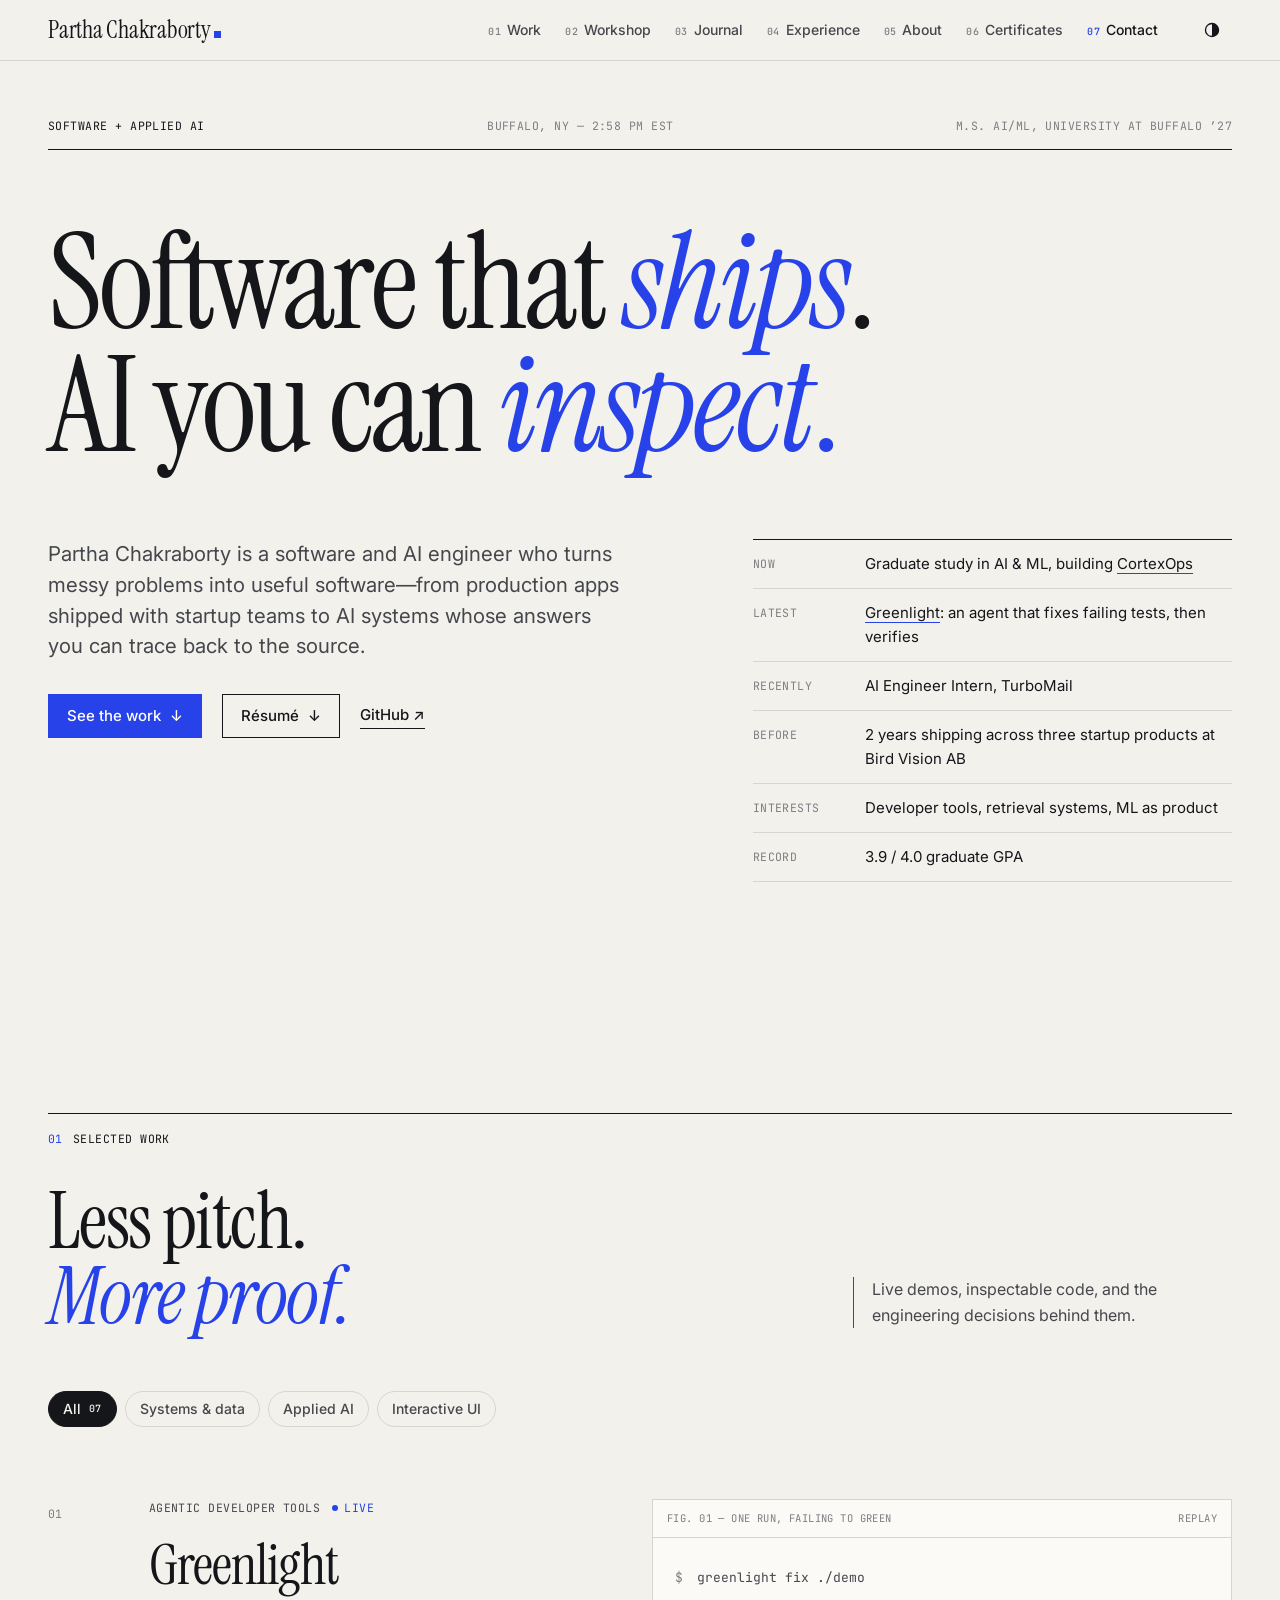
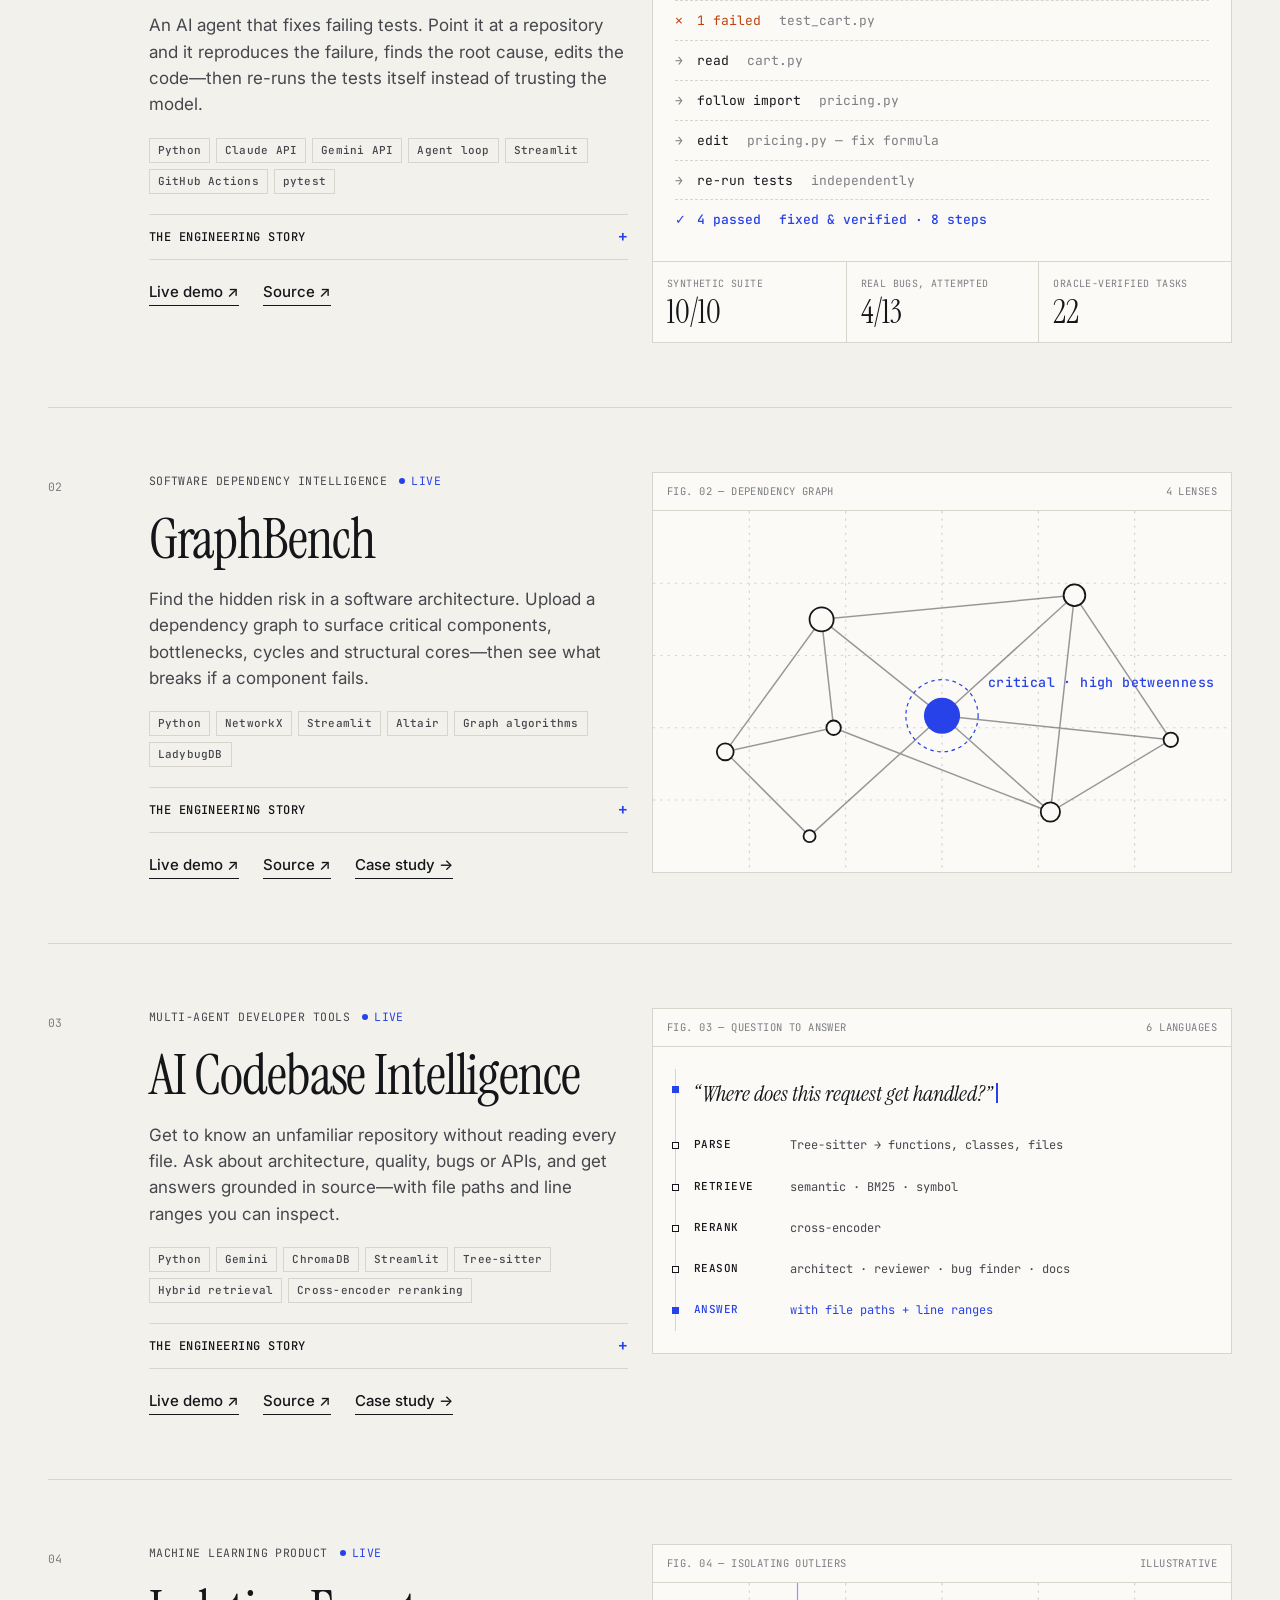
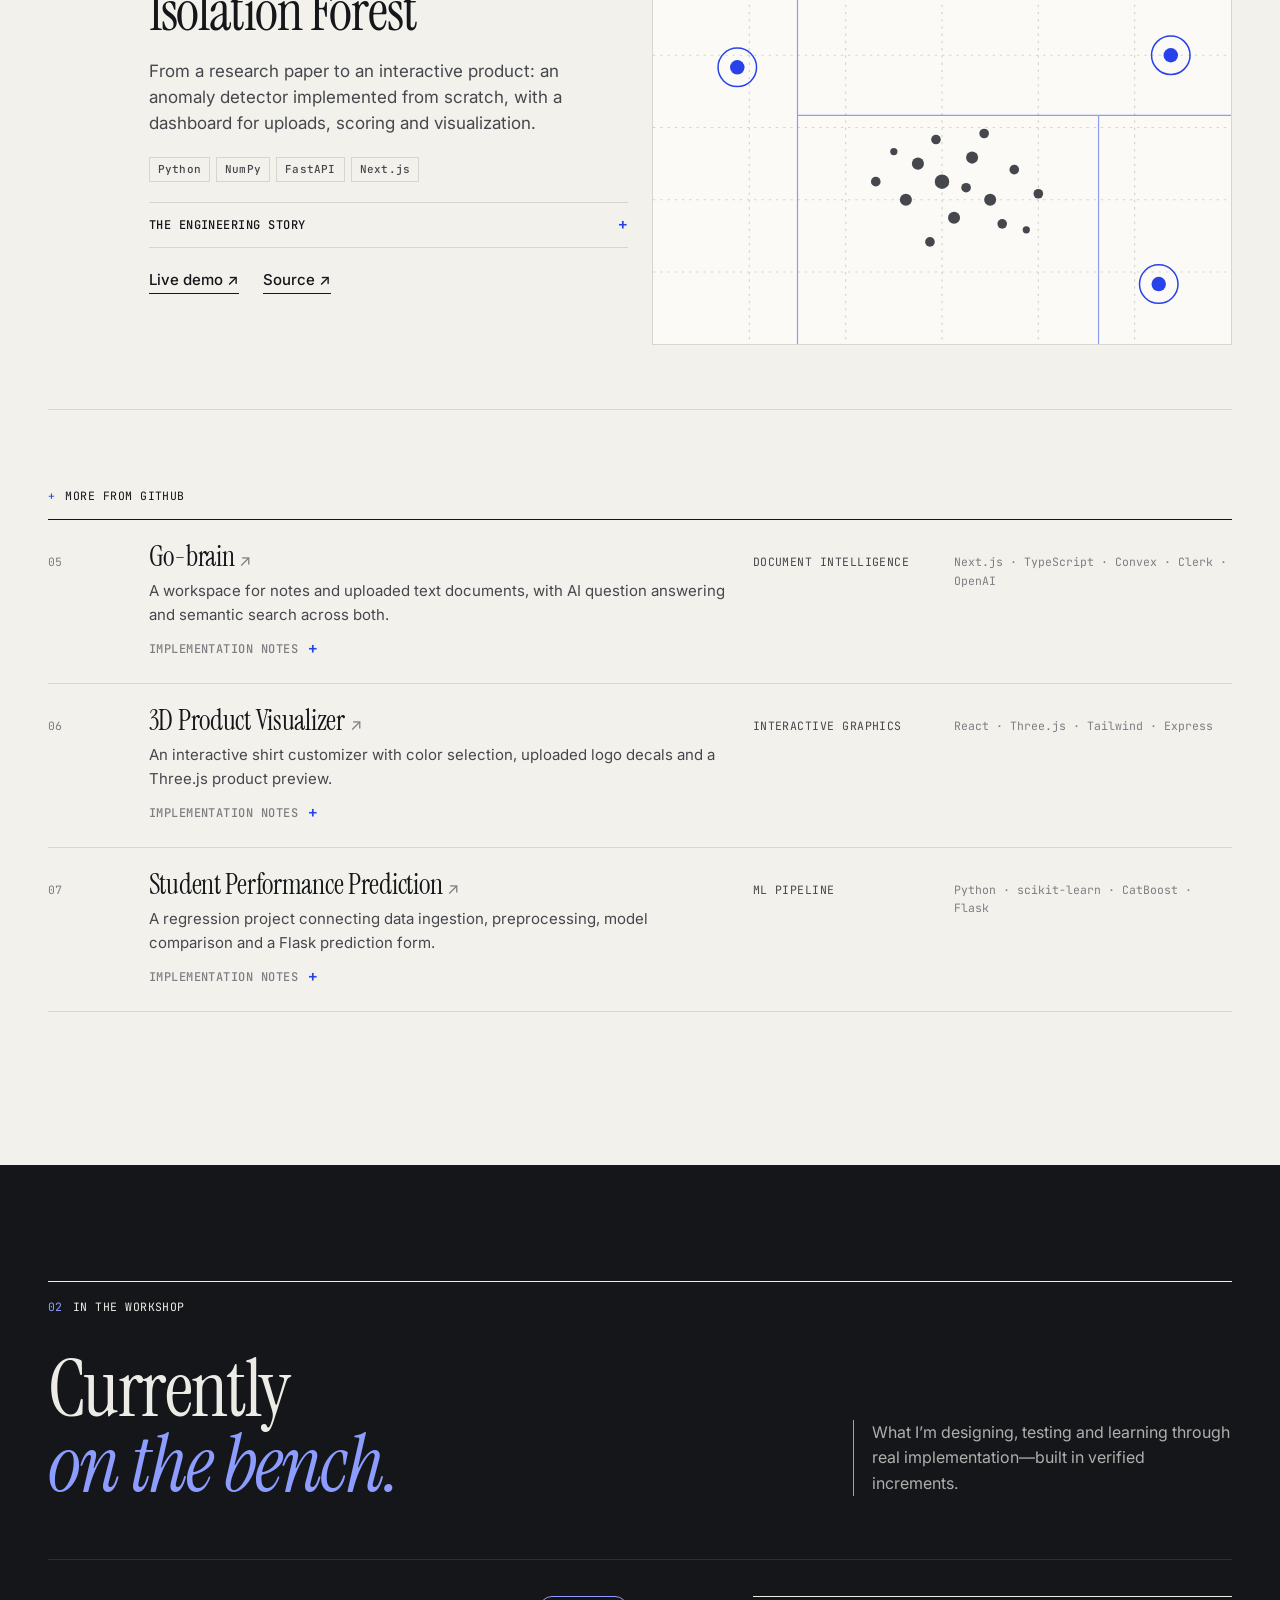
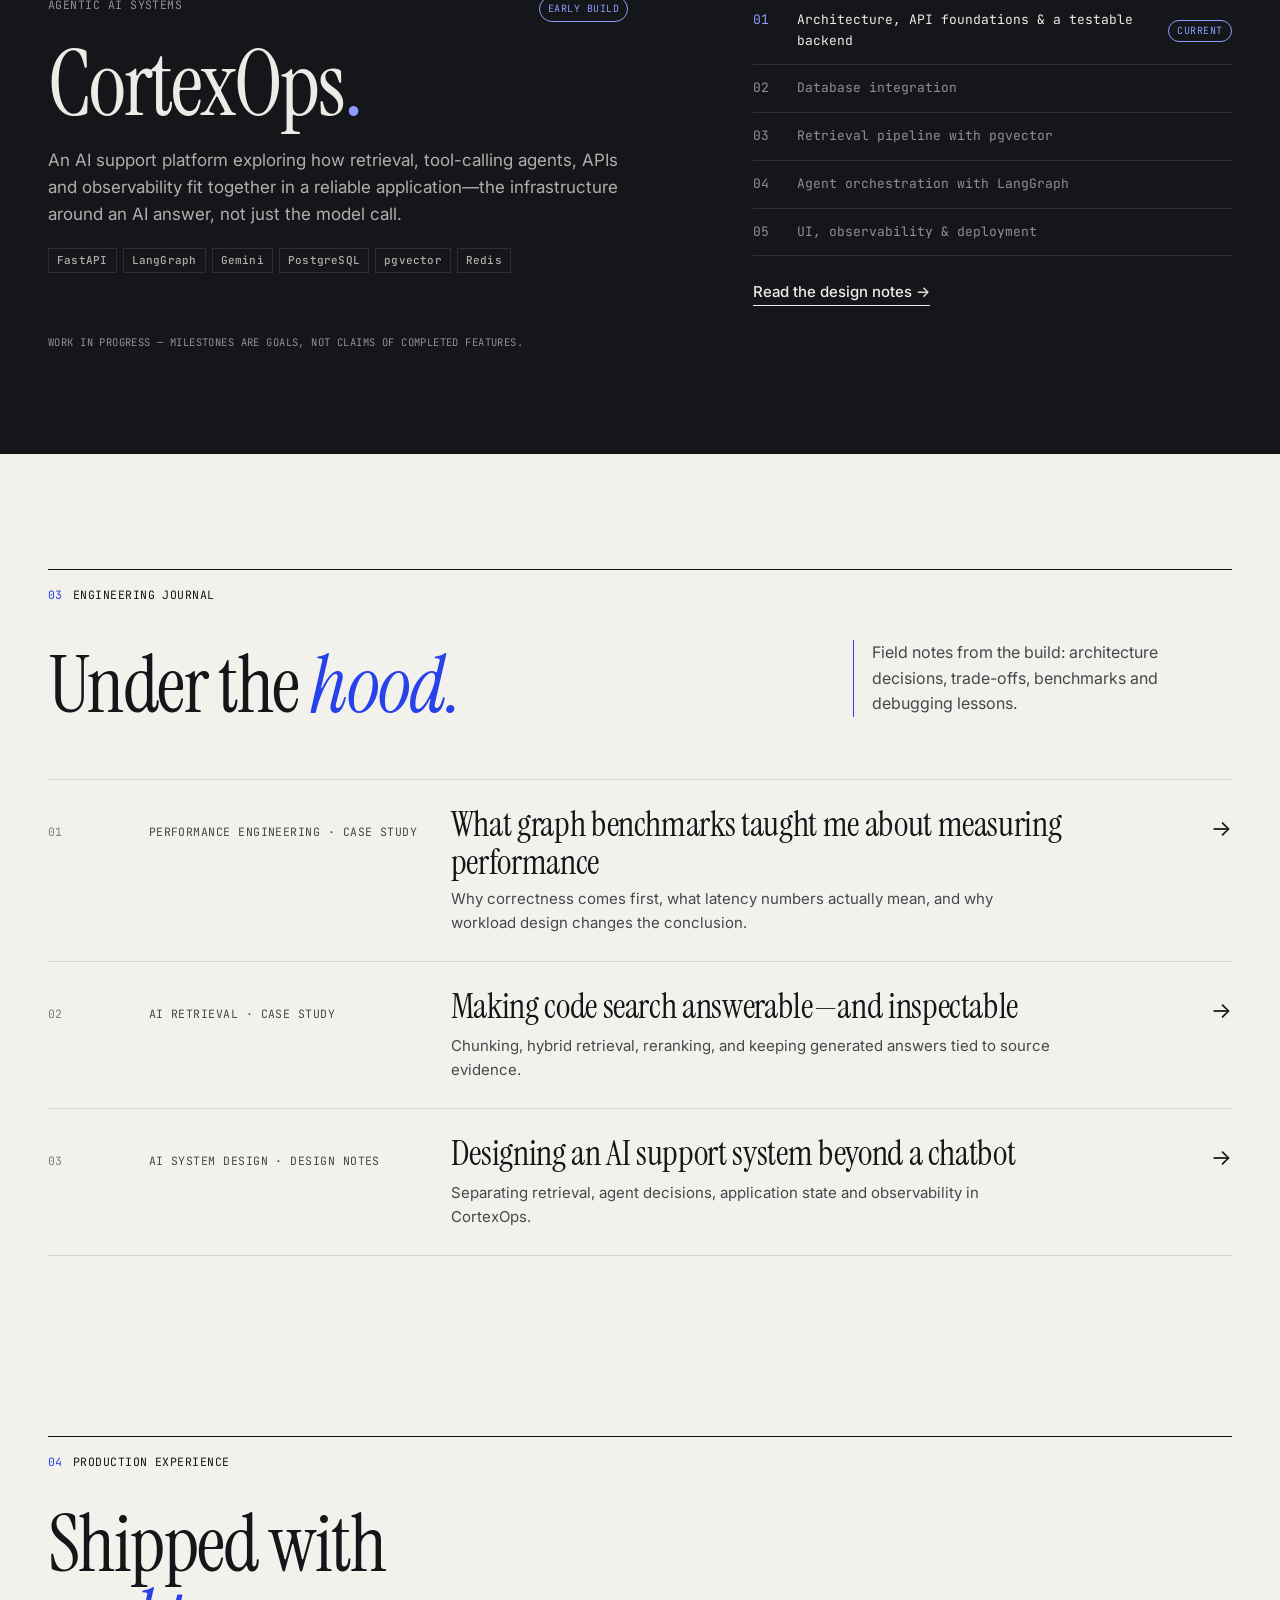
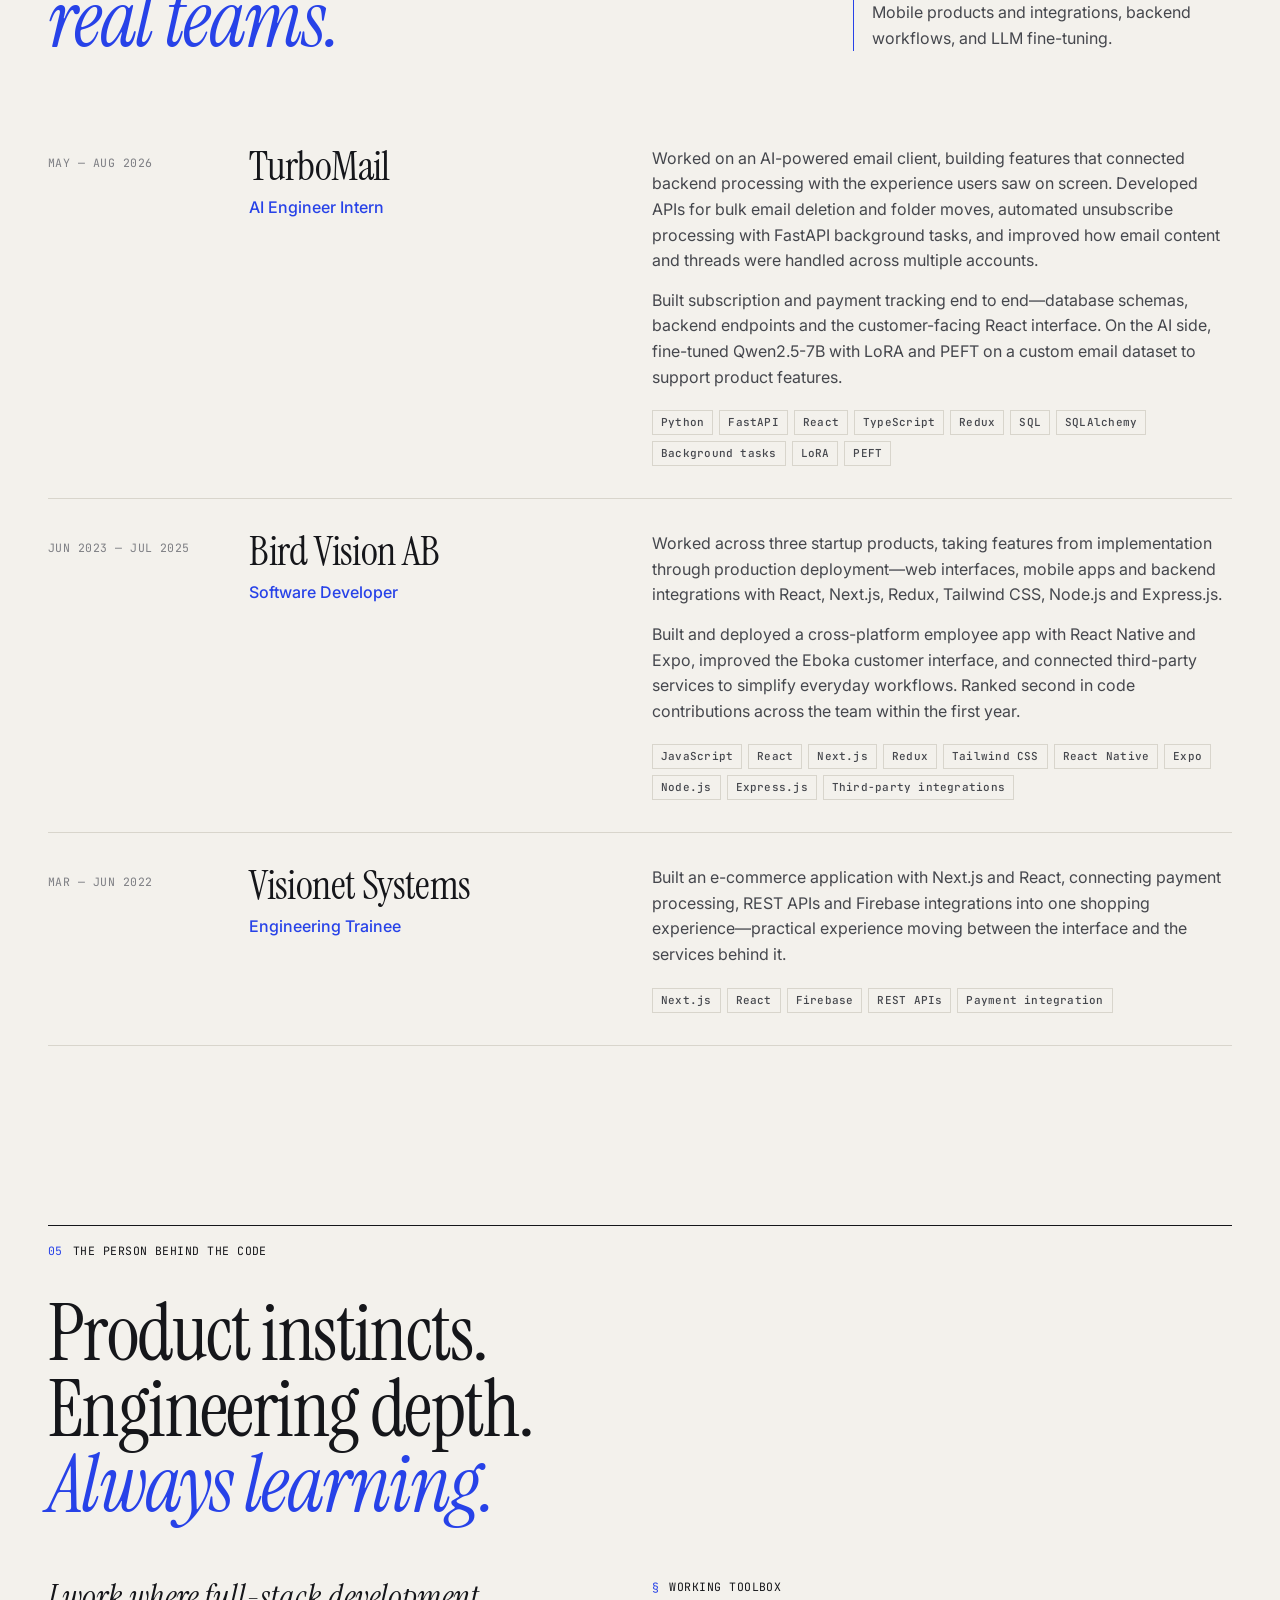
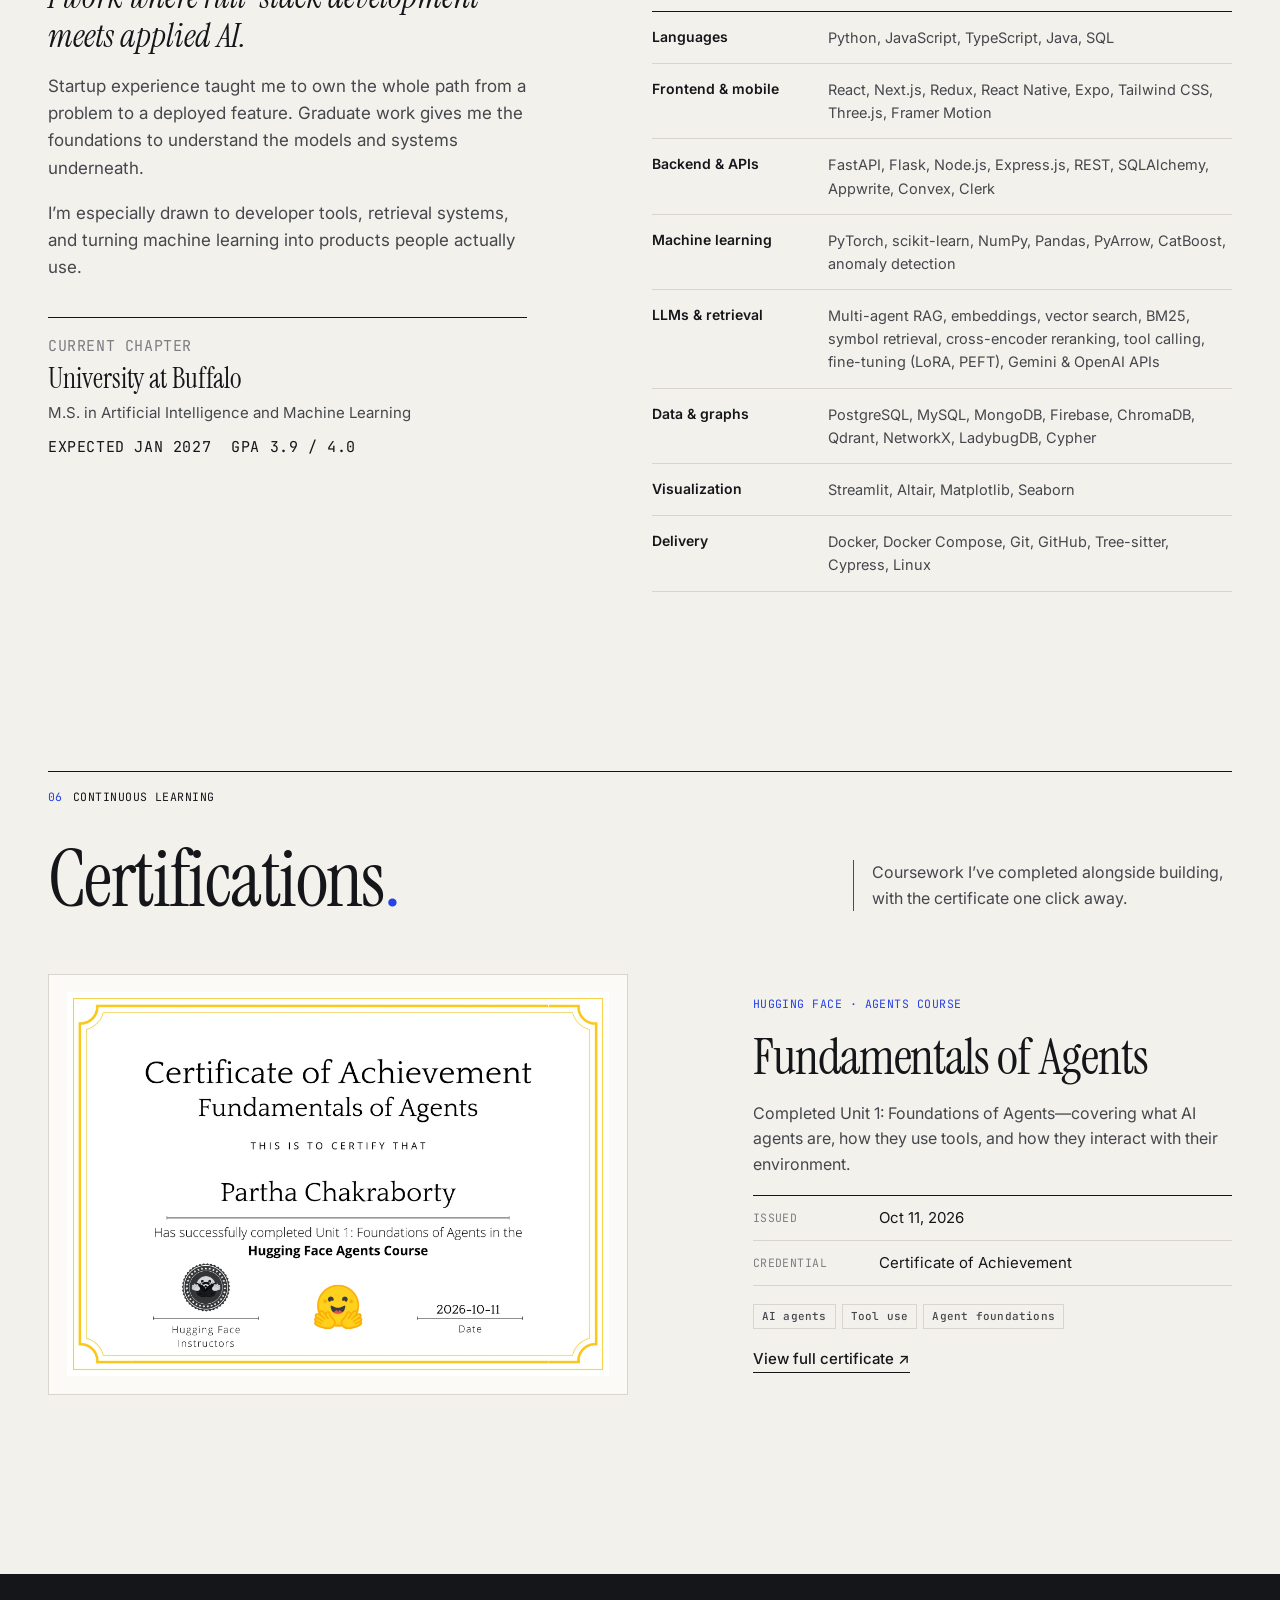
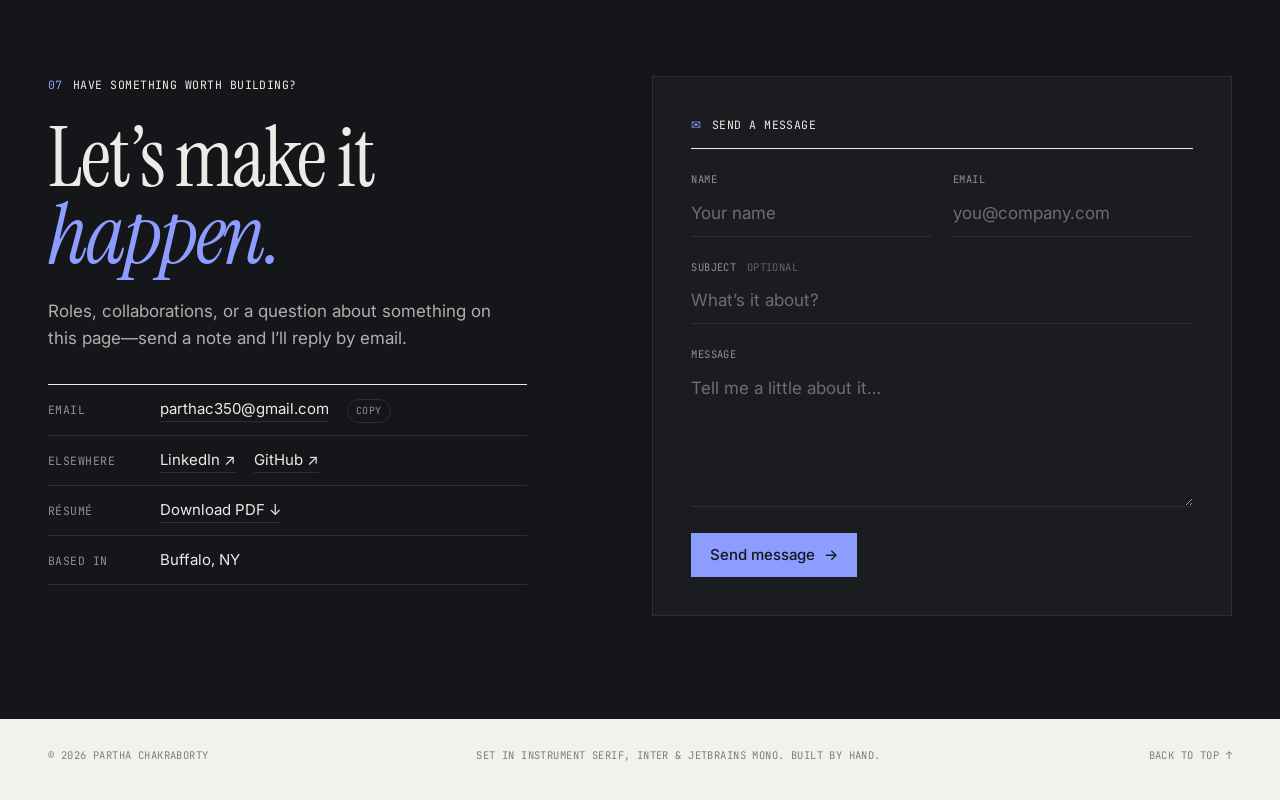
<file: index.html>
<!doctype html>
<html lang="en">
<head>
<meta charset="utf-8">
<meta name="viewport" content="width=device-width,initial-scale=1">
<title>Partha Chakraborty — Software &amp; Applied AI</title>
<meta name="description" content="Partha Chakraborty builds production software and applied AI systems. GraphBench, AI Codebase Intelligence, Isolation Forest, and notes from the build process.">
<meta name="theme-color" content="#f3f1ec" media="(prefers-color-scheme: light)">
<meta name="theme-color" content="#111214" media="(prefers-color-scheme: dark)">
<link rel="icon" href="data:image/svg+xml,%3Csvg xmlns='http://www.w3.org/2000/svg' viewBox='0 0 100 100'%3E%3Crect width='100' height='100' fill='%2315161a'/%3E%3Ctext x='50' y='72' text-anchor='middle' font-family='Georgia,serif' font-style='italic' font-size='70' fill='%23f3f1ec'%3Ep%3C/text%3E%3Crect x='70' y='62' width='12' height='12' fill='%232742e8'/%3E%3C/svg%3E">
<link rel="preconnect" href="https://fonts.googleapis.com">
<link rel="preconnect" href="https://fonts.gstatic.com" crossorigin>
<link rel="stylesheet" href="https://fonts.googleapis.com/css2?family=Instrument+Serif:ital@0;1&family=Inter:wght@400;500;600&family=JetBrains+Mono:wght@400;500&display=swap">
<link rel="stylesheet" href="styles.css">
<script>document.documentElement.classList.add('js');try{var t=localStorage.getItem('theme');if(t)document.documentElement.dataset.theme=t}catch(e){}</script>
</head>
<body>
<a class="skip" href="#main">Skip to content</a>

<header class="masthead">
  <div class="masthead-inner">
    <a class="wordmark" href="#top" aria-label="Partha Chakraborty, back to top">Partha Chakraborty<span class="dot" aria-hidden="true"></span></a>
    <nav class="nav" id="site-nav" aria-label="Main">
      <a href="#work"><span class="mono">01</span>Work</a>
      <a href="#workshop"><span class="mono">02</span>Workshop</a>
      <a href="#journal"><span class="mono">03</span>Journal</a>
      <a href="#experience"><span class="mono">04</span>Experience</a>
      <a href="#about"><span class="mono">05</span>About</a>
      <a href="#certifications"><span class="mono">06</span>Certificates</a>
      <a href="#contact"><span class="mono">07</span>Contact</a>
    </nav>
    <div class="masthead-tools">
      <button class="icon-btn" id="theme-toggle" type="button" aria-label="Switch color theme">
        <svg viewBox="0 0 20 20" aria-hidden="true"><circle cx="10" cy="10" r="7.25" fill="none" stroke="currentColor" stroke-width="1.5"/><path d="M10 2.75a7.25 7.25 0 0 1 0 14.5z" fill="currentColor"/></svg>
      </button>
      <button class="icon-btn menu-btn" id="menu-toggle" type="button" aria-expanded="false" aria-controls="site-nav" aria-label="Open menu">
        <svg viewBox="0 0 20 20" aria-hidden="true"><path d="M3 7h14M3 13h14" stroke="currentColor" stroke-width="1.5"/></svg>
      </button>
    </div>
  </div>
</header>

<main id="main">

<!-- ============ HERO ============ -->
<section class="hero wrap" id="top">
  <div class="hero-meta mono">
    <span>Software + Applied AI</span>
    <span>Buffalo, NY — <time id="clock">local time</time></span>
    <span>M.S. AI/ML, University at Buffalo ’27</span>
  </div>

  <h1 class="display reveal">
    Software that <em>ships</em>.<br>
    AI you can <em>inspect</em><span class="accent">.</span>
  </h1>

  <div class="hero-grid">
    <div class="hero-lede reveal">
      <p>Partha Chakraborty is a software and AI engineer who turns messy problems into useful software—from production apps shipped with startup teams to AI systems whose answers you can trace back to the source.</p>
      <div class="actions">
        <a class="btn btn-solid" href="#work">See the work <span aria-hidden="true">↓</span></a>
        <a class="btn" href="resume.pdf" download="Partha_Chakraborty_Resume.pdf">Résumé <span aria-hidden="true">↓</span></a>
        <a class="link" href="https://github.com/parthacs1999" target="_blank" rel="noopener noreferrer">GitHub ↗</a>
      </div>
    </div>

    <dl class="ledger reveal" aria-label="At a glance">
      <div><dt class="mono">Now</dt><dd>Graduate study in AI &amp; ML, building <a href="#workshop">CortexOps</a></dd></div>
      <div><dt class="mono">Latest</dt><dd><a href="#work">Greenlight</a>: an agent that fixes failing tests, then verifies</dd></div>
      <div><dt class="mono">Recently</dt><dd>AI Engineer Intern, TurboMail</dd></div>
      <div><dt class="mono">Before</dt><dd>2 years shipping across three startup products at Bird Vision AB</dd></div>
      <div><dt class="mono">Interests</dt><dd>Developer tools, retrieval systems, ML as product</dd></div>
      <div><dt class="mono">Record</dt><dd>3.9 / 4.0 graduate GPA</dd></div>
    </dl>
  </div>
</section>

<!-- ============ WORK ============ -->
<section class="section wrap" id="work" aria-labelledby="work-title">
  <div class="section-head">
    <p class="mono kicker"><span>01</span> Selected work</p>
    <h2 id="work-title">Less pitch.<br><em>More proof.</em></h2>
    <p class="section-dek">Live demos, inspectable code, and the engineering decisions behind them.</p>
  </div>

  <div class="filters" role="group" aria-label="Filter projects">
    <button type="button" class="chip is-active" data-filter="all" aria-pressed="true">All <span class="mono">07</span></button>
    <button type="button" class="chip" data-filter="systems" aria-pressed="false">Systems &amp; data</button>
    <button type="button" class="chip" data-filter="ai" aria-pressed="false">Applied AI</button>
    <button type="button" class="chip" data-filter="frontend" aria-pressed="false">Interactive UI</button>
  </div>
  <p id="filter-status" class="sr-only" role="status" aria-live="polite">Showing all 7 projects.</p>

  <!-- 01 Greenlight -->
  <article class="case reveal" data-category="ai">
    <div class="case-no mono">01</div>
    <div class="case-text">
      <p class="mono case-kicker">Agentic developer tools <span class="live">Live</span></p>
      <h3>Greenlight</h3>
      <p class="case-lede">An AI agent that fixes failing tests. Point it at a repository and it reproduces the failure, finds the root cause, edits the code—then re-runs the tests itself instead of trusting the model.</p>
      <ul class="tags"><li>Python</li><li>Claude API</li><li>Gemini API</li><li>Agent loop</li><li>Streamlit</li><li>GitHub Actions</li><li>pytest</li></ul>
      <details class="story">
        <summary>The engineering story</summary>
        <div class="story-body">
          <p><strong>Why I built it.</strong> Failing builds are a constant tax on teams: a dependency bump breaks a test, or a refactor misses an edge case. Greenlight handles the first pass—it reproduces the failure, finds a fix, proves it with the project’s own tests, and hands back a reviewable diff.</p>
          <p><strong>A hand-written loop.</strong> I didn’t use an SDK’s automatic function calling, so every tool call is visible, guarded, logged and counted against a budget. One provider interface has Claude and Gemini adapters, each keeping its native message history so thinking blocks and thought signatures survive between turns.</p>
          <p><strong>Guardrails by design.</strong> There is no general shell tool—the model can only run your test command. Test files are read-only by default, secret files are refused by every tool, credentials are scrubbed from the test environment, key-shaped strings are redacted, and each run stops at a hard step, token and cost limit.</p>
          <p><strong>Where teams work.</strong> A CLI, a web UI with recorded replays you can watch without an API key, and a GitHub Action that turns a failing CI run into a pull request for human review—it suggests, it doesn’t merge.</p>
          <p><strong>Measured honestly.</strong> On a 10-task synthetic suite scored with hidden tests, a small model (<code>gemini-3.1-flash-lite</code>) solved 10/10. On a harder SWE-bench-style benchmark of 22 real bug fixes from 8 open-source libraries—with the scorer verified by an oracle on all 22—it solved 4 of the 13 tasks it attempted (31%); free-tier quota stopped the other 9. Every fix’s diff is published.</p>
        </div>
      </details>
      <div class="case-links">
        <a class="link" href="https://coding-agent-b.streamlit.app/" target="_blank" rel="noopener noreferrer">Live demo ↗</a>
        <a class="link" href="https://github.com/parthacs1999/Greenlight" target="_blank" rel="noopener noreferrer">Source ↗</a>
      </div>
    </div>
    <figure class="case-fig" aria-label="A Greenlight run from failing to passing tests">
      <div class="fig-bar mono"><span>fig. 01 — one run, failing to green</span><span>replay</span></div>
      <ol class="runlog mono">
        <li class="cmd"><span>$</span> greenlight fix ./demo</li>
        <li class="fail"><span>✕</span> 1 failed <em>test_cart.py</em></li>
        <li><span>→</span> read <em>cart.py</em></li>
        <li><span>→</span> follow import <em>pricing.py</em></li>
        <li><span>→</span> edit <em>pricing.py — fix formula</em></li>
        <li><span>→</span> re-run tests <em>independently</em></li>
        <li class="pass"><span>✓</span> 4 passed <em>fixed &amp; verified · 8 steps</em></li>
      </ol>
      <dl class="fig-stats">
        <div><dt class="mono">Synthetic suite</dt><dd>10/10</dd></div>
        <div><dt class="mono">Real bugs, attempted</dt><dd>4/13</dd></div>
        <div><dt class="mono">Oracle-verified tasks</dt><dd>22</dd></div>
      </dl>
    </figure>
  </article>

  <!-- 02 GraphBench -->
  <article class="case reveal" data-category="systems">
    <div class="case-no mono">02</div>
    <div class="case-text">
      <p class="mono case-kicker">Software dependency intelligence <span class="live">Live</span></p>
      <h3>GraphBench</h3>
      <p class="case-lede">Find the hidden risk in a software architecture. Upload a dependency graph to surface critical components, bottlenecks, cycles and structural cores—then see what breaks if a component fails.</p>
      <ul class="tags"><li>Python</li><li>NetworkX</li><li>Streamlit</li><li>Altair</li><li>Graph algorithms</li><li>LadybugDB</li></ul>
      <details class="story">
        <summary>The engineering story</summary>
        <div class="story-body">
          <p><strong>Why I built it.</strong> GraphBench started as a correctness-first comparison of NetworkX and LadybugDB. It evolved into a tool that helps people interpret software dependency graphs and review architectural risk.</p>
          <p><strong>The workflow.</strong> Choose the guided sample or upload a CSV, confirm which component depends on which, then validate the graph before analysis. Reports turn graph structure into plain-language evidence and recommended next actions.</p>
          <p><strong>The analysis.</strong> PageRank highlights influential dependencies, betweenness centrality surfaces path bottlenecks, cycle detection exposes circular relationships, and K-core finds deeply embedded structural layers. The Graph Explorer offers four visual lenses with zooming, panning and focused subgraphs.</p>
          <p><strong>Failure impact.</strong> Select a component to inspect direct and indirect dependents, blast-radius percentage, impact depth and shortest dependency paths. These are structural review signals to interpret alongside runtime context.</p>
          <p><strong>Engineering foundations.</strong> CSV health checks and exportable JSON/CSV reports sit alongside the original latency, throughput, ingestion and resource benchmarks. Separate benchmark-review runs reached 1 million nodes / 5 million edges; that is a research scale, not a claim about the live analyzer’s capacity.</p>
        </div>
      </details>
      <div class="case-links">
        <a class="link" href="https://graphbench-niemzx4ou3jkksk7sej66t.streamlit.app/" target="_blank" rel="noopener noreferrer">Live demo ↗</a>
        <a class="link" href="https://github.com/parthacs1999/graphbench" target="_blank" rel="noopener noreferrer">Source ↗</a>
        <a class="link" href="graphbench.html">Case study →</a>
      </div>
    </div>
    <figure class="case-fig" aria-label="Abstract dependency graph">
      <div class="fig-bar mono"><span>fig. 02 — dependency graph</span><span>4 lenses</span></div>
      <svg viewBox="0 0 480 300" role="img" aria-label="Nodes connected by edges; one central node highlighted as critical">
        <g class="fig-grid"><path d="M0 60H480M0 120H480M0 180H480M0 240H480M80 0V300M160 0V300M240 0V300M320 0V300M400 0V300"/></g>
        <g class="fig-edge"><path d="M60 200L140 90L240 170L350 70L430 190L330 250L240 170L140 90L350 70M60 200L130 270L240 170M140 90L150 180L60 200M150 180L330 250M350 70L330 250M240 170L430 190"/></g>
        <g class="fig-node"><circle cx="60" cy="200" r="7"/><circle cx="140" cy="90" r="10"/><circle cx="350" cy="70" r="9"/><circle cx="430" cy="190" r="6"/><circle cx="330" cy="250" r="8"/><circle cx="130" cy="270" r="5"/><circle cx="150" cy="180" r="6"/></g>
        <circle class="fig-hot-ring" cx="240" cy="170" r="30"/>
        <circle class="fig-hot" cx="240" cy="170" r="15"/>
        <text class="fig-label" x="278" y="146">critical · high betweenness</text>
      </svg>
    </figure>
  </article>

  <!-- 03 Codebase Intelligence -->
  <article class="case reveal" data-category="ai">
    <div class="case-no mono">03</div>
    <div class="case-text">
      <p class="mono case-kicker">Multi-agent developer tools <span class="live">Live</span></p>
      <h3>AI Codebase Intelligence</h3>
      <p class="case-lede">Get to know an unfamiliar repository without reading every file. Ask about architecture, quality, bugs or APIs, and get answers grounded in source—with file paths and line ranges you can inspect.</p>
      <ul class="tags"><li>Python</li><li>Gemini</li><li>ChromaDB</li><li>Streamlit</li><li>Tree-sitter</li><li>Hybrid retrieval</li><li>Cross-encoder reranking</li></ul>
      <details class="story">
        <summary>The engineering story</summary>
        <div class="story-body">
          <p><strong>Why I built it.</strong> Getting comfortable in a new codebase often means jumping between files just to understand one request. I built a deployed RAG application that helps developers ask focused questions about public GitHub and local repositories.</p>
          <p><strong>From code to context.</strong> Tree-sitter parses six languages—Python, JavaScript, TypeScript, Java, C++ and Go—while preserving function, class and file metadata. Semantic search, BM25 and symbol retrieval find relevant chunks, then a cross-encoder reranks them before Gemini generates an answer.</p>
          <p><strong>Four ways to investigate.</strong> The Architect explains structure and execution flow; the Code Reviewer examines quality, security and maintainability; the Bug Finder investigates edge cases and failure conditions; and the Documentation agent explains APIs, classes and functions.</p>
          <p><strong>Follow the evidence.</strong> An interactive source explorer shows retrieved code, file paths and line ranges, with citation checks to connect answers to their source. A one-click sample repository lets visitors try the workflow.</p>
          <p><strong>What I measured.</strong> In an initial eight-question retrieval evaluation on the <code>itsdangerous</code> Python repository, the system achieved 87.5% Hit@5 and 0.750 mean reciprocal rank. These are preliminary results from one small evaluation.</p>
        </div>
      </details>
      <div class="case-links">
        <a class="link" href="https://ai-codebase-intelligent.streamlit.app/" target="_blank" rel="noopener noreferrer">Live demo ↗</a>
        <a class="link" href="https://github.com/parthacs1999/ai-codebase-intelligence" target="_blank" rel="noopener noreferrer">Source ↗</a>
        <a class="link" href="codebase-intelligence.html">Case study →</a>
      </div>
    </div>
    <figure class="case-fig" aria-label="Retrieval pipeline">
      <div class="fig-bar mono"><span>fig. 03 — question to answer</span><span>6 languages</span></div>
      <ol class="pipeline mono">
        <li class="q">“Where does this request get handled?”<span class="caret" aria-hidden="true"></span></li>
        <li><b>parse</b><span>Tree-sitter → functions, classes, files</span></li>
        <li><b>retrieve</b><span>semantic · BM25 · symbol</span></li>
        <li><b>rerank</b><span>cross-encoder</span></li>
        <li><b>reason</b><span>architect · reviewer · bug finder · docs</span></li>
        <li class="a"><b>answer</b><span>with file paths + line ranges</span></li>
      </ol>
    </figure>
  </article>

  <!-- 04 Isolation Forest -->
  <article class="case reveal" data-category="ai">
    <div class="case-no mono">04</div>
    <div class="case-text">
      <p class="mono case-kicker">Machine learning product <span class="live">Live</span></p>
      <h3>Isolation Forest</h3>
      <p class="case-lede">From a research paper to an interactive product: an anomaly detector implemented from scratch, with a dashboard for uploads, scoring and visualization.</p>
      <ul class="tags"><li>Python</li><li>NumPy</li><li>FastAPI</li><li>Next.js</li></ul>
      <details class="story">
        <summary>The engineering story</summary>
        <div class="story-body">
          <p><strong>Idea.</strong> Anomalies are often isolated with fewer random splits than typical observations.</p>
          <p><strong>Built.</strong> Tree construction, training and anomaly scoring from the original algorithm, connected to a FastAPI backend and Next.js dashboard.</p>
          <p><strong>Product.</strong> Upload data, run the model and explore the resulting anomaly visualization in one workflow.</p>
        </div>
      </details>
      <div class="case-links">
        <a class="link" href="https://isolation-forest-dashboard.vercel.app/" target="_blank" rel="noopener noreferrer">Live demo ↗</a>
        <a class="link" href="https://github.com/parthacs1999/isolation-forest" target="_blank" rel="noopener noreferrer">Source ↗</a>
      </div>
    </div>
    <figure class="case-fig" aria-label="Illustrative anomaly plot">
      <div class="fig-bar mono"><span>fig. 04 — isolating outliers</span><span>illustrative</span></div>
      <svg viewBox="0 0 480 300" role="img" aria-label="A cluster of normal points with three outliers ringed">
        <g class="fig-grid"><path d="M0 60H480M0 120H480M0 180H480M0 240H480M80 0V300M160 0V300M240 0V300M320 0V300M400 0V300"/></g>
        <g class="fig-split"><path d="M120 0V300M120 110H480M370 110V300"/></g>
        <g class="fig-dot"><circle cx="220" cy="150" r="5"/><circle cx="240" cy="165" r="6"/><circle cx="265" cy="145" r="5"/><circle cx="280" cy="180" r="5"/><circle cx="210" cy="180" r="5"/><circle cx="250" cy="195" r="5"/><circle cx="300" cy="155" r="4"/><circle cx="235" cy="130" r="4"/><circle cx="185" cy="165" r="4"/><circle cx="275" cy="125" r="4"/><circle cx="230" cy="215" r="4"/><circle cx="290" cy="200" r="4"/><circle cx="260" cy="170" r="4"/><circle cx="320" cy="175" r="4"/><circle cx="200" cy="140" r="3"/><circle cx="310" cy="205" r="3"/></g>
        <g class="fig-anom"><circle cx="70" cy="70" r="6"/><circle cx="430" cy="60" r="6"/><circle cx="420" cy="250" r="6"/></g>
        <g class="fig-anom-ring"><circle cx="70" cy="70" r="16"/><circle cx="430" cy="60" r="16"/><circle cx="420" cy="250" r="16"/></g>
      </svg>
    </figure>
  </article>

  <!-- Index of other work -->
  <div class="index" id="more-work">
    <p class="mono kicker index-title"><span>+</span> More from GitHub</p>
    <ul class="index-list">
      <li class="index-row" data-category="ai">
        <span class="mono index-no">05</span>
        <div class="index-main">
          <h3><a href="https://github.com/parthacs1999/Go-brain" target="_blank" rel="noopener noreferrer">Go-brain <span aria-hidden="true">↗</span></a></h3>
          <p>A workspace for notes and uploaded text documents, with AI question answering and semantic search across both.</p>
          <details class="note"><summary>Implementation notes</summary><p>Document chat reads the selected text file, while vector search uses note embeddings and document-description embeddings. The code includes user and organization access checks.</p></details>
        </div>
        <span class="mono index-cat">Document intelligence</span>
        <span class="mono index-stack">Next.js · TypeScript · Convex · Clerk · OpenAI</span>
      </li>
      <li class="index-row" data-category="frontend">
        <span class="mono index-no">06</span>
        <div class="index-main">
          <h3><a href="https://github.com/parthacs1999/project-3d-product-visualizer" target="_blank" rel="noopener noreferrer">3D Product Visualizer <span aria-hidden="true">↗</span></a></h3>
          <p>An interactive shirt customizer with color selection, uploaded logo decals and a Three.js product preview.</p>
          <details class="note"><summary>Implementation notes</summary><p>Includes an AI image-generation integration and an Express route. The checked-in client calls a local backend for that feature; this portfolio links to the source rather than claiming a verified live AI demo.</p></details>
        </div>
        <span class="mono index-cat">Interactive graphics</span>
        <span class="mono index-stack">React · Three.js · Tailwind · Express</span>
      </li>
      <li class="index-row" data-category="ai">
        <span class="mono index-no">07</span>
        <div class="index-main">
          <h3><a href="https://github.com/parthacs1999/student-performace-prediction" target="_blank" rel="noopener noreferrer">Student Performance Prediction <span aria-hidden="true">↗</span></a></h3>
          <p>A regression project connecting data ingestion, preprocessing, model comparison and a Flask prediction form.</p>
          <details class="note"><summary>Implementation notes</summary><p>The trainer compares seven regressors and saves a selected model. The web form uses student attributes and reading/writing scores as inputs. No unverified accuracy figures are reported.</p></details>
        </div>
        <span class="mono index-cat">ML pipeline</span>
        <span class="mono index-stack">Python · scikit-learn · CatBoost · Flask</span>
      </li>
    </ul>
  </div>
</section>

<!-- ============ WORKSHOP ============ -->
<section class="section section-ink" id="workshop" aria-labelledby="workshop-title">
  <div class="wrap">
    <div class="section-head">
      <p class="mono kicker"><span>02</span> In the workshop</p>
      <h2 id="workshop-title">Currently<br><em>on the bench.</em></h2>
      <p class="section-dek">What I’m designing, testing and learning through real implementation—built in verified increments.</p>
    </div>
    <div class="bench">
      <article class="bench-item reveal">
        <div class="bench-main">
          <div class="bench-top mono"><span>Agentic AI systems</span><span class="pill">Early build</span></div>
          <h3>CortexOps<span class="accent">.</span></h3>
          <p>An AI support platform exploring how retrieval, tool-calling agents, APIs and observability fit together in a reliable application—the infrastructure around an AI answer, not just the model call.</p>
          <ul class="tags"><li>FastAPI</li><li>LangGraph</li><li>Gemini</li><li>PostgreSQL</li><li>pgvector</li><li>Redis</li></ul>
        </div>
        <div class="bench-side">
          <ol class="bench-steps mono" aria-label="Planned milestones">
            <li class="is-now"><span>01</span>Architecture, API foundations &amp; a testable backend<em>Current</em></li>
            <li><span>02</span>Database integration</li>
            <li><span>03</span>Retrieval pipeline with pgvector</li>
            <li><span>04</span>Agent orchestration with LangGraph</li>
            <li><span>05</span>UI, observability &amp; deployment</li>
          </ol>
          <a class="link" href="cortexops-architecture.html">Read the design notes →</a>
        </div>
      </article>
    </div>
    <p class="mono fine">Work in progress — milestones are goals, not claims of completed features.</p>
  </div>
</section>

<!-- ============ JOURNAL ============ -->
<section class="section wrap" id="journal" aria-labelledby="journal-title">
  <div class="section-head">
    <p class="mono kicker"><span>03</span> Engineering journal</p>
    <h2 id="journal-title">Under the <em>hood.</em></h2>
    <p class="section-dek">Field notes from the build: architecture decisions, trade-offs, benchmarks and debugging lessons.</p>
  </div>
  <ol class="toc">
    <li><a href="graphbench.html" class="reveal">
      <span class="mono toc-no">01</span>
      <span class="mono toc-cat">Performance engineering · Case study</span>
      <span class="toc-title">What graph benchmarks taught me about measuring performance</span>
      <span class="toc-dek">Why correctness comes first, what latency numbers actually mean, and why workload design changes the conclusion.</span>
      <span class="toc-arrow" aria-hidden="true">→</span>
    </a></li>
    <li><a href="codebase-intelligence.html" class="reveal">
      <span class="mono toc-no">02</span>
      <span class="mono toc-cat">AI retrieval · Case study</span>
      <span class="toc-title">Making code search answerable—and inspectable</span>
      <span class="toc-dek">Chunking, hybrid retrieval, reranking, and keeping generated answers tied to source evidence.</span>
      <span class="toc-arrow" aria-hidden="true">→</span>
    </a></li>
    <li><a href="cortexops-architecture.html" class="reveal">
      <span class="mono toc-no">03</span>
      <span class="mono toc-cat">AI system design · Design notes</span>
      <span class="toc-title">Designing an AI support system beyond a chatbot</span>
      <span class="toc-dek">Separating retrieval, agent decisions, application state and observability in CortexOps.</span>
      <span class="toc-arrow" aria-hidden="true">→</span>
    </a></li>
  </ol>
</section>

<!-- ============ EXPERIENCE ============ -->
<section class="section wrap" id="experience" aria-labelledby="exp-title">
  <div class="section-head">
    <p class="mono kicker"><span>04</span> Production experience</p>
    <h2 id="exp-title">Shipped with<br><em>real teams.</em></h2>
    <p class="section-dek">Mobile products and integrations, backend workflows, and LLM fine-tuning.</p>
  </div>

  <article class="job reveal">
    <p class="mono job-date">May — Aug 2026</p>
    <div class="job-head"><h3>TurboMail</h3><p class="job-role">AI Engineer Intern</p></div>
    <div class="job-body">
      <p>Worked on an AI-powered email client, building features that connected backend processing with the experience users saw on screen. Developed APIs for bulk email deletion and folder moves, automated unsubscribe processing with FastAPI background tasks, and improved how email content and threads were handled across multiple accounts.</p>
      <p>Built subscription and payment tracking end to end—database schemas, backend endpoints and the customer-facing React interface. On the AI side, fine-tuned Qwen2.5-7B with LoRA and PEFT on a custom email dataset to support product features.</p>
      <ul class="tags"><li>Python</li><li>FastAPI</li><li>React</li><li>TypeScript</li><li>Redux</li><li>SQL</li><li>SQLAlchemy</li><li>Background tasks</li><li>LoRA</li><li>PEFT</li></ul>
    </div>
  </article>

  <article class="job reveal">
    <p class="mono job-date">Jun 2023 — Jul 2025</p>
    <div class="job-head"><h3>Bird Vision AB</h3><p class="job-role">Software Developer</p></div>
    <div class="job-body">
      <p>Worked across three startup products, taking features from implementation through production deployment—web interfaces, mobile apps and backend integrations with React, Next.js, Redux, Tailwind CSS, Node.js and Express.js.</p>
      <p>Built and deployed a cross-platform employee app with React Native and Expo, improved the Eboka customer interface, and connected third-party services to simplify everyday workflows. Ranked second in code contributions across the team within the first year.</p>
      <ul class="tags"><li>JavaScript</li><li>React</li><li>Next.js</li><li>Redux</li><li>Tailwind CSS</li><li>React Native</li><li>Expo</li><li>Node.js</li><li>Express.js</li><li>Third-party integrations</li></ul>
    </div>
  </article>

  <article class="job reveal">
    <p class="mono job-date">Mar — Jun 2022</p>
    <div class="job-head"><h3>Visionet Systems</h3><p class="job-role">Engineering Trainee</p></div>
    <div class="job-body">
      <p>Built an e-commerce application with Next.js and React, connecting payment processing, REST APIs and Firebase integrations into one shopping experience—practical experience moving between the interface and the services behind it.</p>
      <ul class="tags"><li>Next.js</li><li>React</li><li>Firebase</li><li>REST APIs</li><li>Payment integration</li></ul>
    </div>
  </article>
</section>

<!-- ============ ABOUT ============ -->
<section class="section wrap" id="about" aria-labelledby="about-title">
  <div class="section-head">
    <p class="mono kicker"><span>05</span> The person behind the code</p>
    <h2 id="about-title">Product instincts.<br>Engineering depth.<br><em>Always learning.</em></h2>
  </div>
  <div class="about-grid">
    <div class="about-copy">
      <p class="pull">I work where full-stack development meets applied AI.</p>
      <p>Startup experience taught me to own the whole path from a problem to a deployed feature. Graduate work gives me the foundations to understand the models and systems underneath.</p>
      <p>I’m especially drawn to developer tools, retrieval systems, and turning machine learning into products people actually use.</p>

      <div class="edu">
        <p class="mono">Current chapter</p>
        <h3>University at Buffalo</h3>
        <p>M.S. in Artificial Intelligence and Machine Learning</p>
        <p class="mono edu-meta"><span>Expected Jan 2027</span><span>GPA 3.9 / 4.0</span></p>
      </div>
    </div>

    <div class="toolbox">
      <p class="mono kicker"><span>§</span> Working toolbox</p>
      <dl>
        <div><dt>Languages</dt><dd>Python, JavaScript, TypeScript, Java, SQL</dd></div>
        <div><dt>Frontend &amp; mobile</dt><dd>React, Next.js, Redux, React Native, Expo, Tailwind CSS, Three.js, Framer Motion</dd></div>
        <div><dt>Backend &amp; APIs</dt><dd>FastAPI, Flask, Node.js, Express.js, REST, SQLAlchemy, Appwrite, Convex, Clerk</dd></div>
        <div><dt>Machine learning</dt><dd>PyTorch, scikit-learn, NumPy, Pandas, PyArrow, CatBoost, anomaly detection</dd></div>
        <div><dt>LLMs &amp; retrieval</dt><dd>Multi-agent RAG, embeddings, vector search, BM25, symbol retrieval, cross-encoder reranking, tool calling, fine-tuning (LoRA, PEFT), Gemini &amp; OpenAI APIs</dd></div>
        <div><dt>Data &amp; graphs</dt><dd>PostgreSQL, MySQL, MongoDB, Firebase, ChromaDB, Qdrant, NetworkX, LadybugDB, Cypher</dd></div>
        <div><dt>Visualization</dt><dd>Streamlit, Altair, Matplotlib, Seaborn</dd></div>
        <div><dt>Delivery</dt><dd>Docker, Docker Compose, Git, GitHub, Tree-sitter, Cypress, Linux</dd></div>
      </dl>
    </div>
  </div>
</section>

<!-- ============ CERTIFICATIONS ============ -->
<section class="section wrap" id="certifications" aria-labelledby="cert-title">
  <div class="section-head">
    <p class="mono kicker"><span>06</span> Continuous learning</p>
    <h2 id="cert-title">Certifications<span class="accent">.</span></h2>
    <p class="section-dek">Coursework I’ve completed alongside building, with the certificate one click away.</p>
  </div>
  <article class="cert-card reveal">
    <a class="cert-thumb" href="certificate.webp" target="_blank" rel="noopener noreferrer" aria-label="Open the Fundamentals of Agents certificate in a new tab">
      <img src="certificate.webp" alt="Hugging Face Certificate of Achievement, Fundamentals of Agents, awarded to Partha Chakraborty on 11 October 2026" width="2000" height="1414" loading="lazy">
    </a>
    <div class="cert-info">
      <p class="mono cert-issuer">Hugging Face · Agents Course</p>
      <h3>Fundamentals of Agents</h3>
      <p>Completed Unit 1: Foundations of Agents—covering what AI agents are, how they use tools, and how they interact with their environment.</p>
      <dl class="cert-meta">
        <div><dt class="mono">Issued</dt><dd>Oct 11, 2026</dd></div>
        <div><dt class="mono">Credential</dt><dd>Certificate of Achievement</dd></div>
      </dl>
      <ul class="tags"><li>AI agents</li><li>Tool use</li><li>Agent foundations</li></ul>
      <a class="link" href="certificate.webp" target="_blank" rel="noopener noreferrer">View full certificate ↗</a>
    </div>
  </article>
</section>

<!-- ============ CONTACT ============ -->
<section class="contact" id="contact" aria-labelledby="contact-title">
  <div class="wrap contact-grid">
    <div class="contact-intro">
      <p class="mono kicker"><span>07</span> Have something worth building?</p>
      <h2 id="contact-title" class="contact-title">Let’s make it <em>happen.</em></h2>
      <p class="contact-dek">Roles, collaborations, or a question about something on this page—send a note and I’ll reply by email.</p>
      <dl class="contact-list">
        <div><dt class="mono">Email</dt><dd><a href="mailto:parthac350@gmail.com">parthac350@gmail.com</a> <button class="copy-btn mono" id="copy-email" type="button">Copy</button> <span id="copy-status" class="mono" role="status" aria-live="polite"></span></dd></div>
        <div><dt class="mono">Elsewhere</dt><dd><a href="https://www.linkedin.com/in/partha-chakraborty-a737541b2" target="_blank" rel="noopener noreferrer">LinkedIn ↗</a> <a href="https://github.com/parthacs1999" target="_blank" rel="noopener noreferrer">GitHub ↗</a></dd></div>
        <div><dt class="mono">Résumé</dt><dd><a href="resume.pdf" download="Partha_Chakraborty_Resume.pdf">Download PDF ↓</a></dd></div>
        <div><dt class="mono">Based in</dt><dd>Buffalo, NY</dd></div>
      </dl>
    </div>

    <form class="contact-form" id="contact-form" action="https://formsubmit.co/parthac350@gmail.com" method="POST" novalidate>
      <p class="mono form-title"><span>✉</span> Send a message</p>
      <input type="hidden" name="_subject" value="New message from your portfolio">
      <input type="hidden" name="_template" value="table">
      <input type="hidden" name="_captcha" value="false">
      <input type="text" name="_honey" class="hp" tabindex="-1" autocomplete="off" aria-hidden="true">
      <div class="field-row">
        <label class="field"><span class="mono">Name</span><input type="text" name="name" autocomplete="name" required maxlength="100" placeholder="Your name"></label>
        <label class="field"><span class="mono">Email</span><input type="email" name="email" autocomplete="email" required maxlength="200" placeholder="you@company.com"></label>
      </div>
      <label class="field"><span class="mono">Subject <i>optional</i></span><input type="text" name="topic" maxlength="150" placeholder="What’s it about?"></label>
      <label class="field"><span class="mono">Message</span><textarea name="message" rows="5" required maxlength="5000" placeholder="Tell me a little about it…"></textarea></label>
      <div class="form-foot">
        <button class="btn btn-solid" type="submit">Send message <span aria-hidden="true">→</span></button>
        <p class="form-status mono" id="form-status" role="status" aria-live="polite"></p>
      </div>
    </form>
  </div>
</section>
</main>

<footer class="colophon wrap mono">
  <span>© <span id="year">2026</span> Partha Chakraborty</span>
  <span>Set in Instrument Serif, Inter &amp; JetBrains Mono. Built by hand.</span>
  <a href="#top">Back to top ↑</a>
</footer>

<script src="main.js"></script>
</body>
</html>
</file>
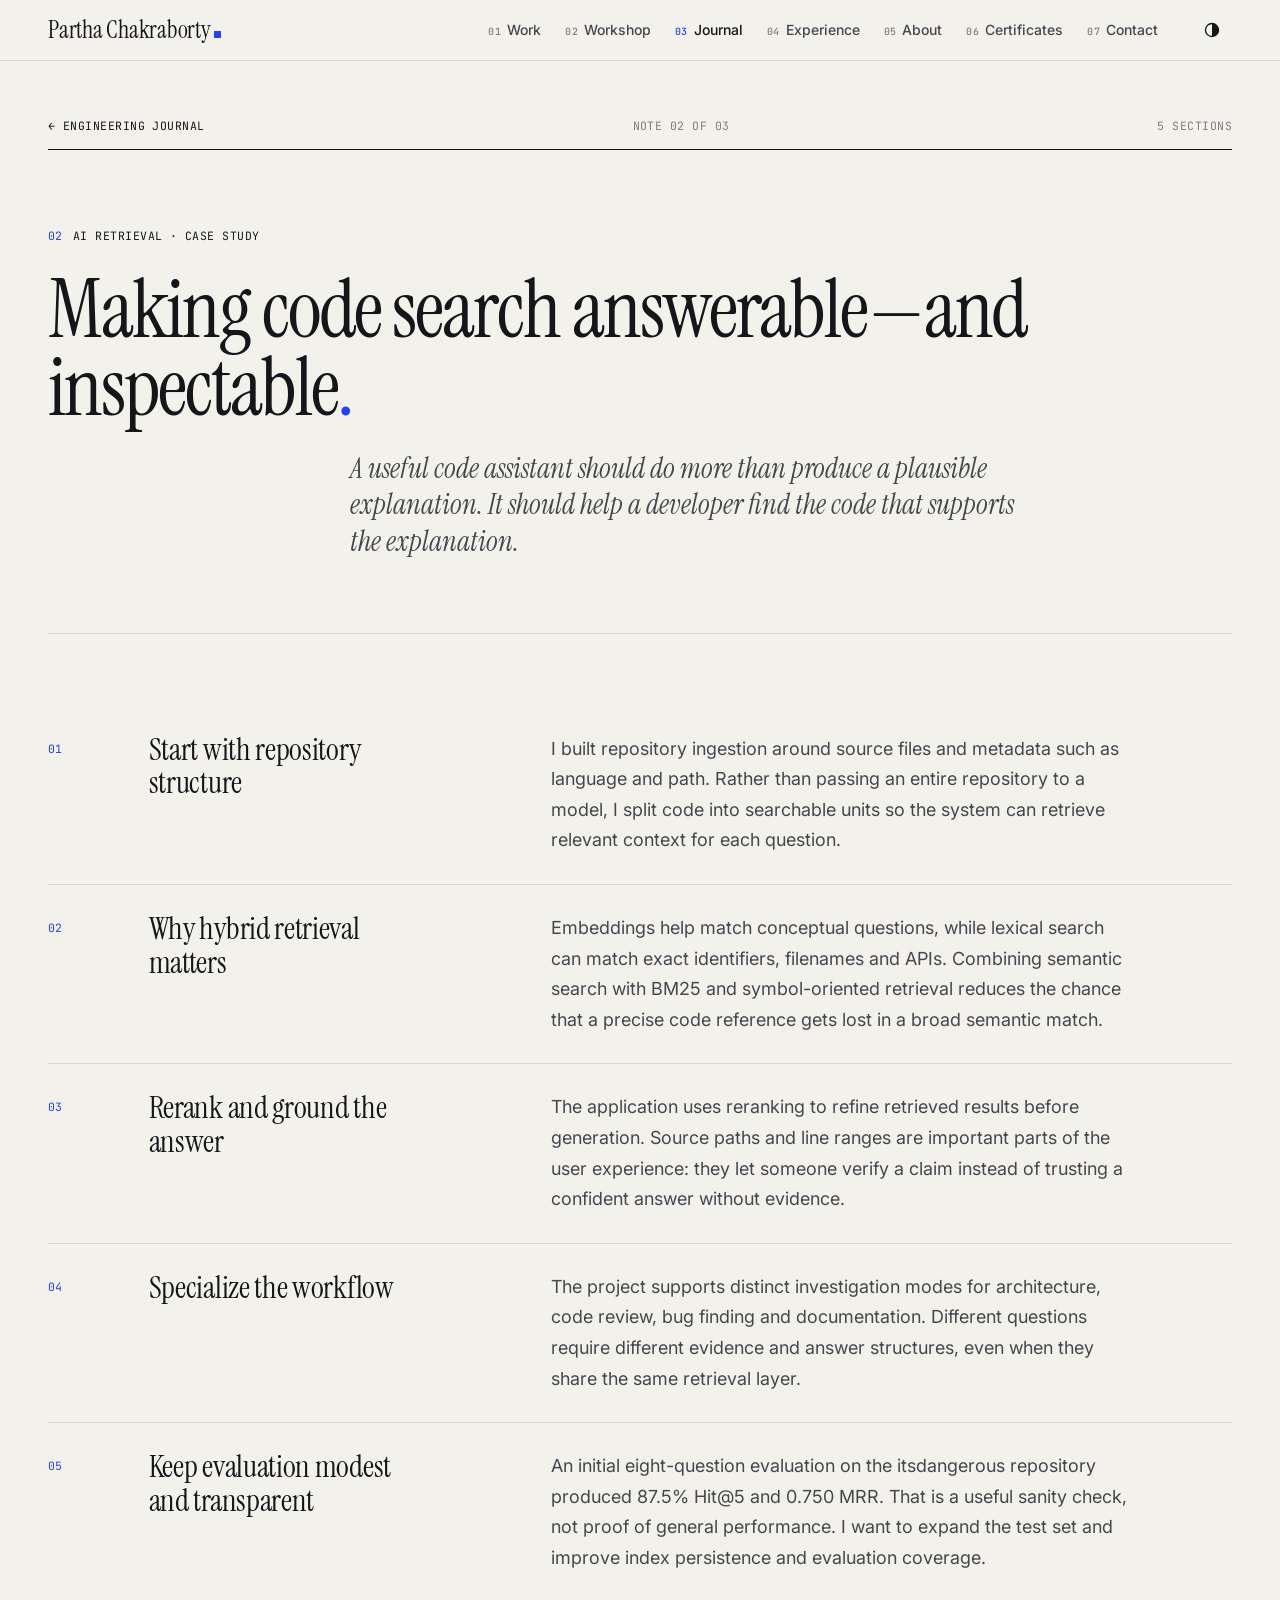
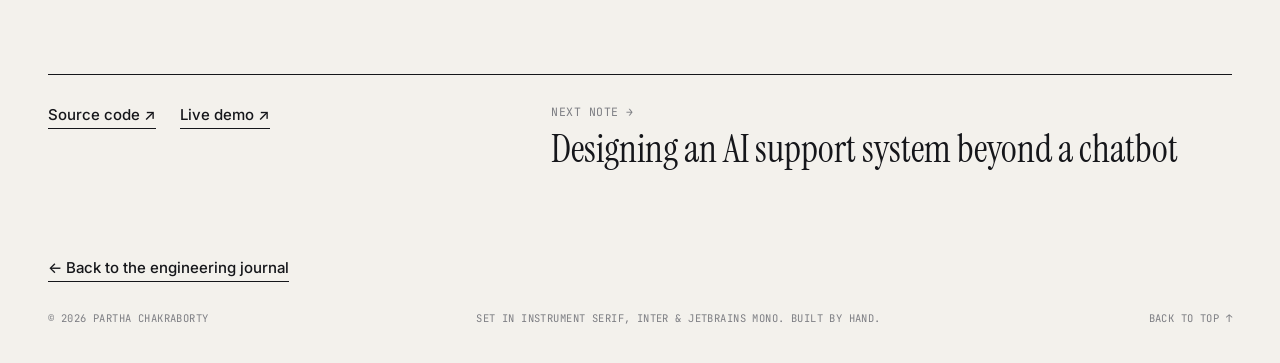
<file: codebase-intelligence.html>
<!doctype html>
<html lang="en">
<head>
<meta charset="utf-8">
<meta name="viewport" content="width=device-width,initial-scale=1">
<title>Making code search answerable—and inspectable — Partha Chakraborty</title>
<meta name="description" content="A useful code assistant should do more than produce a plausible explanation. It should help a developer find the code that supports the explanation.">
<meta name="theme-color" content="#f3f1ec" media="(prefers-color-scheme: light)">
<meta name="theme-color" content="#111214" media="(prefers-color-scheme: dark)">
<link rel="icon" href="data:image/svg+xml,%3Csvg xmlns='http://www.w3.org/2000/svg' viewBox='0 0 100 100'%3E%3Crect width='100' height='100' fill='%2315161a'/%3E%3Ctext x='50' y='72' text-anchor='middle' font-family='Georgia,serif' font-style='italic' font-size='70' fill='%23f3f1ec'%3Ep%3C/text%3E%3Crect x='70' y='62' width='12' height='12' fill='%232742e8'/%3E%3C/svg%3E">
<link rel="preconnect" href="https://fonts.googleapis.com">
<link rel="preconnect" href="https://fonts.gstatic.com" crossorigin>
<link rel="stylesheet" href="https://fonts.googleapis.com/css2?family=Instrument+Serif:ital@0;1&family=Inter:wght@400;500;600&family=JetBrains+Mono:wght@400;500&display=swap">
<link rel="stylesheet" href="styles.css">
<script>document.documentElement.classList.add('js');try{var t=localStorage.getItem('theme');if(t)document.documentElement.dataset.theme=t}catch(e){}</script>
</head>
<body>
<a class="skip" href="#main">Skip to content</a>
<div class="progress" aria-hidden="true"></div>

<header class="masthead">
  <div class="masthead-inner">
    <a class="wordmark" href="index.html" aria-label="Partha Chakraborty, home">Partha Chakraborty<span class="dot" aria-hidden="true"></span></a>
    <nav class="nav" id="site-nav" aria-label="Main">
      <a href="index.html#work"><span class="mono">01</span>Work</a>
      <a href="index.html#workshop"><span class="mono">02</span>Workshop</a>
      <a href="index.html#journal" class="is-current"><span class="mono">03</span>Journal</a>
      <a href="index.html#experience"><span class="mono">04</span>Experience</a>
      <a href="index.html#about"><span class="mono">05</span>About</a>
      <a href="index.html#certifications"><span class="mono">06</span>Certificates</a>
      <a href="index.html#contact"><span class="mono">07</span>Contact</a>
    </nav>
    <div class="masthead-tools">
      <button class="icon-btn" id="theme-toggle" type="button" aria-label="Switch color theme">
        <svg viewBox="0 0 20 20" aria-hidden="true"><circle cx="10" cy="10" r="7.25" fill="none" stroke="currentColor" stroke-width="1.5"/><path d="M10 2.75a7.25 7.25 0 0 1 0 14.5z" fill="currentColor"/></svg>
      </button>
      <button class="icon-btn menu-btn" id="menu-toggle" type="button" aria-expanded="false" aria-controls="site-nav" aria-label="Open menu">
        <svg viewBox="0 0 20 20" aria-hidden="true"><path d="M3 7h14M3 13h14" stroke="currentColor" stroke-width="1.5"/></svg>
      </button>
    </div>
  </div>
</header>

<main id="main">
<article class="post wrap">
  <div class="post-meta mono">
    <a href="index.html#journal">← Engineering journal</a>
    <span>Note 02 of 03</span>
    <span>5 sections</span>
  </div>

  <header class="post-head">
    <p class="mono kicker"><span>02</span> AI retrieval · Case study</p>
    <h1>Making code search answerable—and inspectable<span class="accent">.</span></h1>
    <p class="post-lede">A useful code assistant should do more than produce a plausible explanation. It should help a developer find the code that supports the explanation.</p>
  </header>

  <div class="post-body">
    <section class="post-section reveal">
      <span class="mono">01</span>
      <h2>Start with repository structure</h2>
      <p>I built repository ingestion around source files and metadata such as language and path. Rather than passing an entire repository to a model, I split code into searchable units so the system can retrieve relevant context for each question.</p>
    </section>
    <section class="post-section reveal">
      <span class="mono">02</span>
      <h2>Why hybrid retrieval matters</h2>
      <p>Embeddings help match conceptual questions, while lexical search can match exact identifiers, filenames and APIs. Combining semantic search with BM25 and symbol-oriented retrieval reduces the chance that a precise code reference gets lost in a broad semantic match.</p>
    </section>
    <section class="post-section reveal">
      <span class="mono">03</span>
      <h2>Rerank and ground the answer</h2>
      <p>The application uses reranking to refine retrieved results before generation. Source paths and line ranges are important parts of the user experience: they let someone verify a claim instead of trusting a confident answer without evidence.</p>
    </section>
    <section class="post-section reveal">
      <span class="mono">04</span>
      <h2>Specialize the workflow</h2>
      <p>The project supports distinct investigation modes for architecture, code review, bug finding and documentation. Different questions require different evidence and answer structures, even when they share the same retrieval layer.</p>
    </section>
    <section class="post-section reveal">
      <span class="mono">05</span>
      <h2>Keep evaluation modest and transparent</h2>
      <p>An initial eight-question evaluation on the itsdangerous repository produced 87.5% Hit@5 and 0.750 MRR. That is a useful sanity check, not proof of general performance. I want to expand the test set and improve index persistence and evaluation coverage.</p>
    </section>
  </div>

  <footer class="post-foot">
    <div class="post-source">
        <a class="link" href="https://github.com/parthacs1999/ai-codebase-intelligence" target="_blank" rel="noopener noreferrer">Source code ↗</a>
        <a class="link" href="https://ai-codebase-intelligent.streamlit.app/" target="_blank" rel="noopener noreferrer">Live demo ↗</a>
    </div>
    <a class="post-next" href="cortexops-architecture.html">
      <span class="mono">Next note →</span>
      <strong>Designing an AI support system beyond a chatbot</strong>
    </a>
  </footer>

  <p class="post-back"><a class="link" href="index.html#journal">← Back to the engineering journal</a></p>
</article>
</main>

<footer class="colophon wrap mono">
  <span>© <span id="year">2026</span> Partha Chakraborty</span>
  <span>Set in Instrument Serif, Inter &amp; JetBrains Mono. Built by hand.</span>
  <a href="#main">Back to top ↑</a>
</footer>

<script src="main.js"></script>
</body>
</html>
</file>
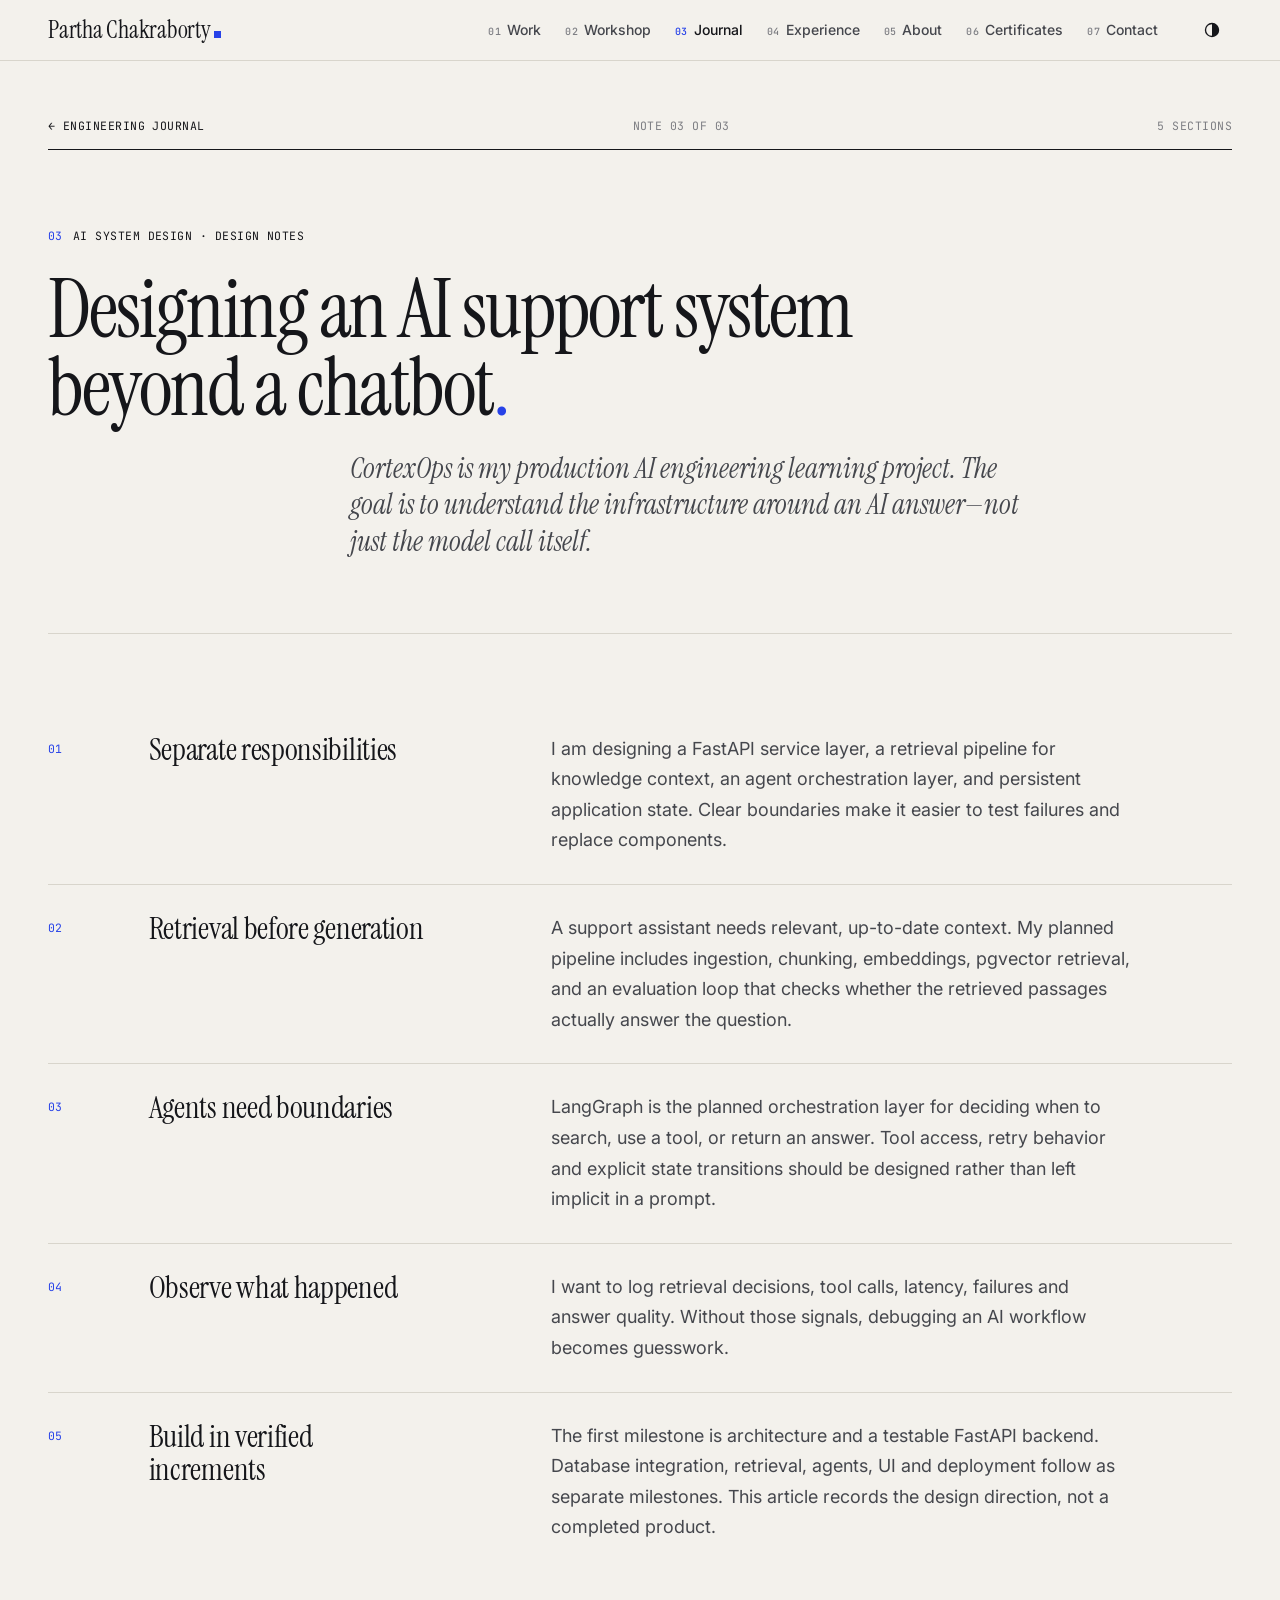
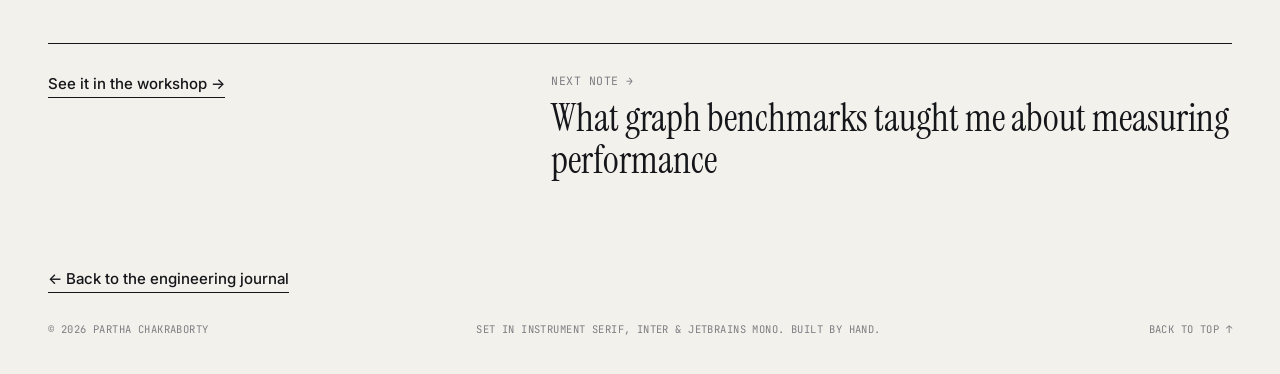
<file: cortexops-architecture.html>
<!doctype html>
<html lang="en">
<head>
<meta charset="utf-8">
<meta name="viewport" content="width=device-width,initial-scale=1">
<title>Designing an AI support system beyond a chatbot — Partha Chakraborty</title>
<meta name="description" content="CortexOps is my production AI engineering learning project. The goal is to understand the infrastructure around an AI answer—not just the model call itself">
<meta name="theme-color" content="#f3f1ec" media="(prefers-color-scheme: light)">
<meta name="theme-color" content="#111214" media="(prefers-color-scheme: dark)">
<link rel="icon" href="data:image/svg+xml,%3Csvg xmlns='http://www.w3.org/2000/svg' viewBox='0 0 100 100'%3E%3Crect width='100' height='100' fill='%2315161a'/%3E%3Ctext x='50' y='72' text-anchor='middle' font-family='Georgia,serif' font-style='italic' font-size='70' fill='%23f3f1ec'%3Ep%3C/text%3E%3Crect x='70' y='62' width='12' height='12' fill='%232742e8'/%3E%3C/svg%3E">
<link rel="preconnect" href="https://fonts.googleapis.com">
<link rel="preconnect" href="https://fonts.gstatic.com" crossorigin>
<link rel="stylesheet" href="https://fonts.googleapis.com/css2?family=Instrument+Serif:ital@0;1&family=Inter:wght@400;500;600&family=JetBrains+Mono:wght@400;500&display=swap">
<link rel="stylesheet" href="styles.css">
<script>document.documentElement.classList.add('js');try{var t=localStorage.getItem('theme');if(t)document.documentElement.dataset.theme=t}catch(e){}</script>
</head>
<body>
<a class="skip" href="#main">Skip to content</a>
<div class="progress" aria-hidden="true"></div>

<header class="masthead">
  <div class="masthead-inner">
    <a class="wordmark" href="index.html" aria-label="Partha Chakraborty, home">Partha Chakraborty<span class="dot" aria-hidden="true"></span></a>
    <nav class="nav" id="site-nav" aria-label="Main">
      <a href="index.html#work"><span class="mono">01</span>Work</a>
      <a href="index.html#workshop"><span class="mono">02</span>Workshop</a>
      <a href="index.html#journal" class="is-current"><span class="mono">03</span>Journal</a>
      <a href="index.html#experience"><span class="mono">04</span>Experience</a>
      <a href="index.html#about"><span class="mono">05</span>About</a>
      <a href="index.html#certifications"><span class="mono">06</span>Certificates</a>
      <a href="index.html#contact"><span class="mono">07</span>Contact</a>
    </nav>
    <div class="masthead-tools">
      <button class="icon-btn" id="theme-toggle" type="button" aria-label="Switch color theme">
        <svg viewBox="0 0 20 20" aria-hidden="true"><circle cx="10" cy="10" r="7.25" fill="none" stroke="currentColor" stroke-width="1.5"/><path d="M10 2.75a7.25 7.25 0 0 1 0 14.5z" fill="currentColor"/></svg>
      </button>
      <button class="icon-btn menu-btn" id="menu-toggle" type="button" aria-expanded="false" aria-controls="site-nav" aria-label="Open menu">
        <svg viewBox="0 0 20 20" aria-hidden="true"><path d="M3 7h14M3 13h14" stroke="currentColor" stroke-width="1.5"/></svg>
      </button>
    </div>
  </div>
</header>

<main id="main">
<article class="post wrap">
  <div class="post-meta mono">
    <a href="index.html#journal">← Engineering journal</a>
    <span>Note 03 of 03</span>
    <span>5 sections</span>
  </div>

  <header class="post-head">
    <p class="mono kicker"><span>03</span> AI system design · Design notes</p>
    <h1>Designing an AI support system beyond a chatbot<span class="accent">.</span></h1>
    <p class="post-lede">CortexOps is my production AI engineering learning project. The goal is to understand the infrastructure around an AI answer—not just the model call itself.</p>
  </header>

  <div class="post-body">
    <section class="post-section reveal">
      <span class="mono">01</span>
      <h2>Separate responsibilities</h2>
      <p>I am designing a FastAPI service layer, a retrieval pipeline for knowledge context, an agent orchestration layer, and persistent application state. Clear boundaries make it easier to test failures and replace components.</p>
    </section>
    <section class="post-section reveal">
      <span class="mono">02</span>
      <h2>Retrieval before generation</h2>
      <p>A support assistant needs relevant, up-to-date context. My planned pipeline includes ingestion, chunking, embeddings, pgvector retrieval, and an evaluation loop that checks whether the retrieved passages actually answer the question.</p>
    </section>
    <section class="post-section reveal">
      <span class="mono">03</span>
      <h2>Agents need boundaries</h2>
      <p>LangGraph is the planned orchestration layer for deciding when to search, use a tool, or return an answer. Tool access, retry behavior and explicit state transitions should be designed rather than left implicit in a prompt.</p>
    </section>
    <section class="post-section reveal">
      <span class="mono">04</span>
      <h2>Observe what happened</h2>
      <p>I want to log retrieval decisions, tool calls, latency, failures and answer quality. Without those signals, debugging an AI workflow becomes guesswork.</p>
    </section>
    <section class="post-section reveal">
      <span class="mono">05</span>
      <h2>Build in verified increments</h2>
      <p>The first milestone is architecture and a testable FastAPI backend. Database integration, retrieval, agents, UI and deployment follow as separate milestones. This article records the design direction, not a completed product.</p>
    </section>
  </div>

  <footer class="post-foot">
    <div class="post-source">
        <a class="link" href="index.html#workshop">See it in the workshop →</a>
    </div>
    <a class="post-next" href="graphbench.html">
      <span class="mono">Next note →</span>
      <strong>What graph benchmarks taught me about measuring performance</strong>
    </a>
  </footer>

  <p class="post-back"><a class="link" href="index.html#journal">← Back to the engineering journal</a></p>
</article>
</main>

<footer class="colophon wrap mono">
  <span>© <span id="year">2026</span> Partha Chakraborty</span>
  <span>Set in Instrument Serif, Inter &amp; JetBrains Mono. Built by hand.</span>
  <a href="#main">Back to top ↑</a>
</footer>

<script src="main.js"></script>
</body>
</html>
</file>
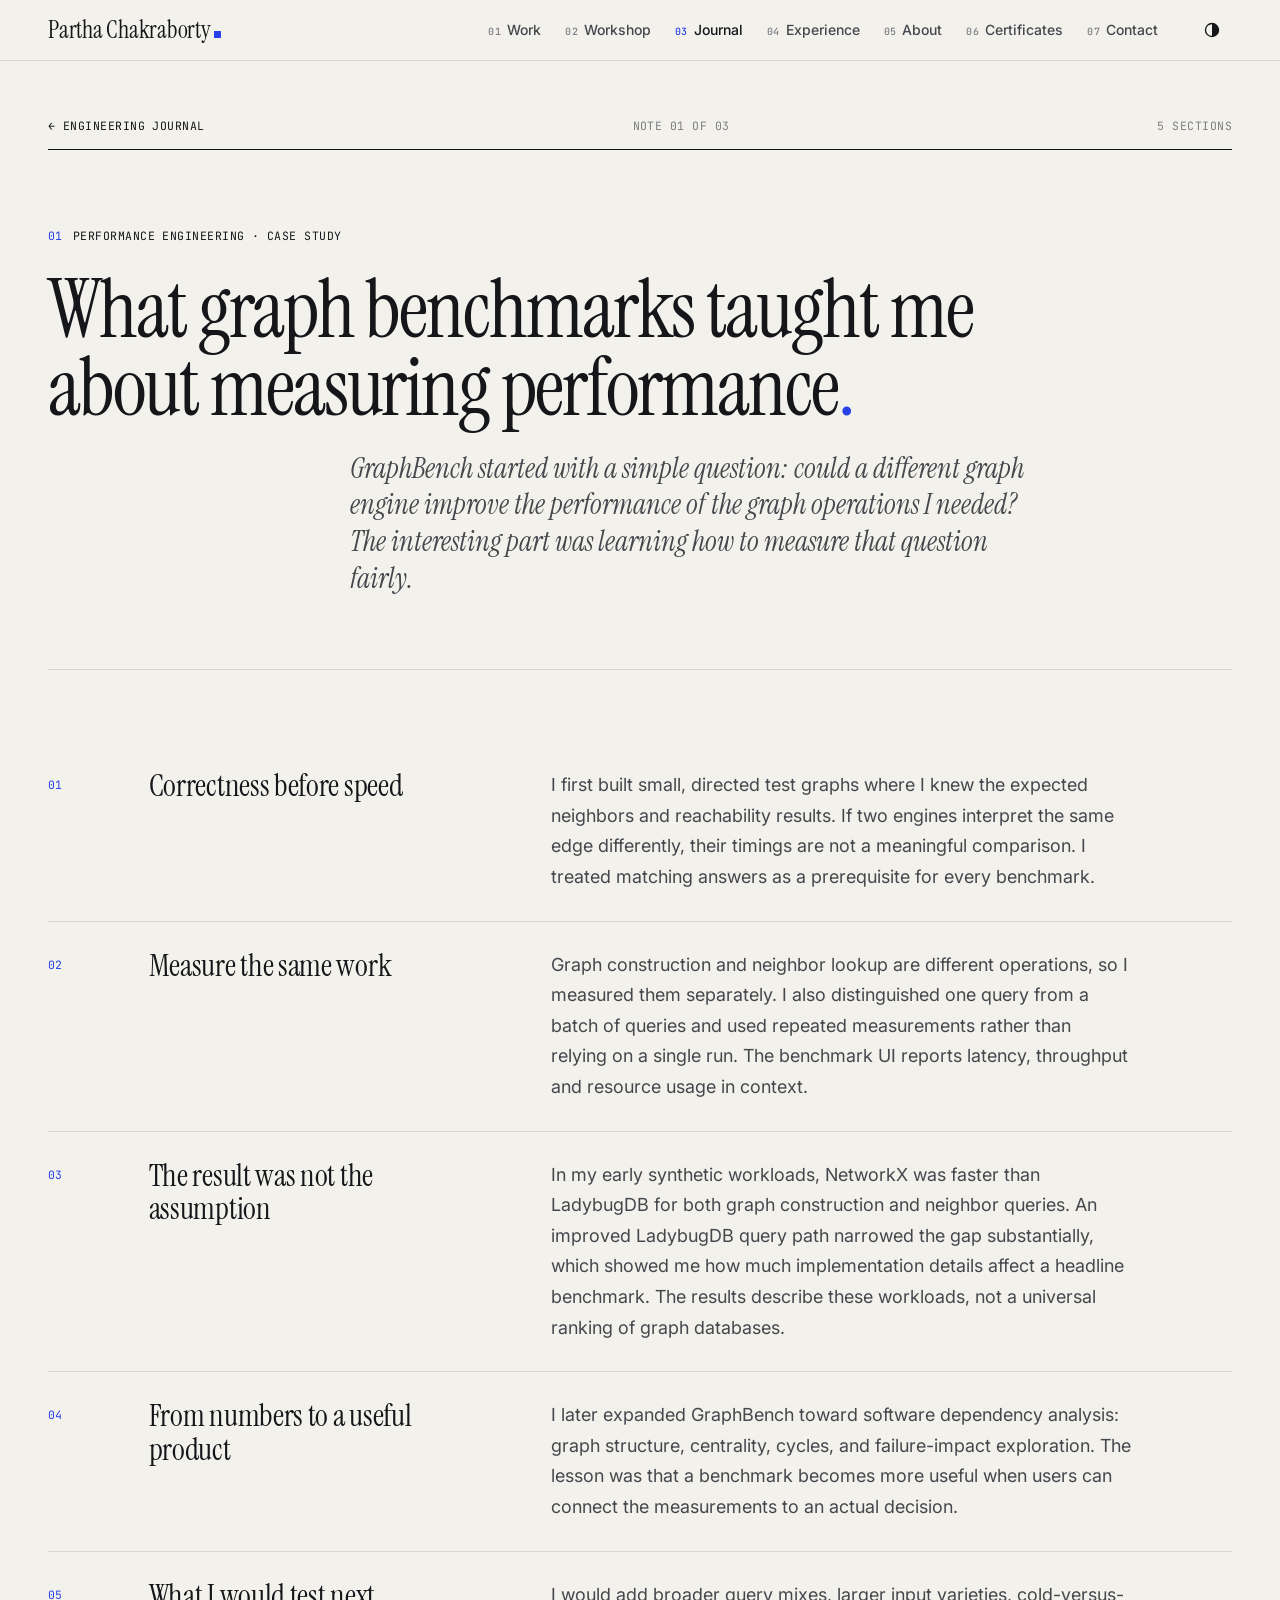
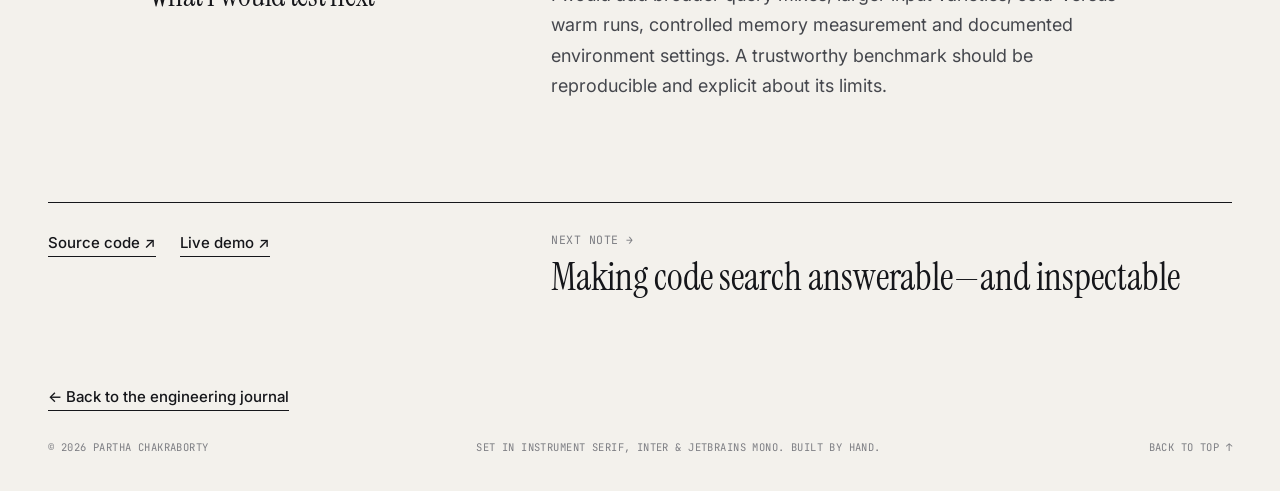
<file: graphbench.html>
<!doctype html>
<html lang="en">
<head>
<meta charset="utf-8">
<meta name="viewport" content="width=device-width,initial-scale=1">
<title>What graph benchmarks taught me about measuring performance — Partha Chakraborty</title>
<meta name="description" content="GraphBench started with a simple question: could a different graph engine improve the performance of the graph operations I needed? The interesting part wa">
<meta name="theme-color" content="#f3f1ec" media="(prefers-color-scheme: light)">
<meta name="theme-color" content="#111214" media="(prefers-color-scheme: dark)">
<link rel="icon" href="data:image/svg+xml,%3Csvg xmlns='http://www.w3.org/2000/svg' viewBox='0 0 100 100'%3E%3Crect width='100' height='100' fill='%2315161a'/%3E%3Ctext x='50' y='72' text-anchor='middle' font-family='Georgia,serif' font-style='italic' font-size='70' fill='%23f3f1ec'%3Ep%3C/text%3E%3Crect x='70' y='62' width='12' height='12' fill='%232742e8'/%3E%3C/svg%3E">
<link rel="preconnect" href="https://fonts.googleapis.com">
<link rel="preconnect" href="https://fonts.gstatic.com" crossorigin>
<link rel="stylesheet" href="https://fonts.googleapis.com/css2?family=Instrument+Serif:ital@0;1&family=Inter:wght@400;500;600&family=JetBrains+Mono:wght@400;500&display=swap">
<link rel="stylesheet" href="styles.css">
<script>document.documentElement.classList.add('js');try{var t=localStorage.getItem('theme');if(t)document.documentElement.dataset.theme=t}catch(e){}</script>
</head>
<body>
<a class="skip" href="#main">Skip to content</a>
<div class="progress" aria-hidden="true"></div>

<header class="masthead">
  <div class="masthead-inner">
    <a class="wordmark" href="index.html" aria-label="Partha Chakraborty, home">Partha Chakraborty<span class="dot" aria-hidden="true"></span></a>
    <nav class="nav" id="site-nav" aria-label="Main">
      <a href="index.html#work"><span class="mono">01</span>Work</a>
      <a href="index.html#workshop"><span class="mono">02</span>Workshop</a>
      <a href="index.html#journal" class="is-current"><span class="mono">03</span>Journal</a>
      <a href="index.html#experience"><span class="mono">04</span>Experience</a>
      <a href="index.html#about"><span class="mono">05</span>About</a>
      <a href="index.html#certifications"><span class="mono">06</span>Certificates</a>
      <a href="index.html#contact"><span class="mono">07</span>Contact</a>
    </nav>
    <div class="masthead-tools">
      <button class="icon-btn" id="theme-toggle" type="button" aria-label="Switch color theme">
        <svg viewBox="0 0 20 20" aria-hidden="true"><circle cx="10" cy="10" r="7.25" fill="none" stroke="currentColor" stroke-width="1.5"/><path d="M10 2.75a7.25 7.25 0 0 1 0 14.5z" fill="currentColor"/></svg>
      </button>
      <button class="icon-btn menu-btn" id="menu-toggle" type="button" aria-expanded="false" aria-controls="site-nav" aria-label="Open menu">
        <svg viewBox="0 0 20 20" aria-hidden="true"><path d="M3 7h14M3 13h14" stroke="currentColor" stroke-width="1.5"/></svg>
      </button>
    </div>
  </div>
</header>

<main id="main">
<article class="post wrap">
  <div class="post-meta mono">
    <a href="index.html#journal">← Engineering journal</a>
    <span>Note 01 of 03</span>
    <span>5 sections</span>
  </div>

  <header class="post-head">
    <p class="mono kicker"><span>01</span> Performance engineering · Case study</p>
    <h1>What graph benchmarks taught me about measuring performance<span class="accent">.</span></h1>
    <p class="post-lede">GraphBench started with a simple question: could a different graph engine improve the performance of the graph operations I needed? The interesting part was learning how to measure that question fairly.</p>
  </header>

  <div class="post-body">
    <section class="post-section reveal">
      <span class="mono">01</span>
      <h2>Correctness before speed</h2>
      <p>I first built small, directed test graphs where I knew the expected neighbors and reachability results. If two engines interpret the same edge differently, their timings are not a meaningful comparison. I treated matching answers as a prerequisite for every benchmark.</p>
    </section>
    <section class="post-section reveal">
      <span class="mono">02</span>
      <h2>Measure the same work</h2>
      <p>Graph construction and neighbor lookup are different operations, so I measured them separately. I also distinguished one query from a batch of queries and used repeated measurements rather than relying on a single run. The benchmark UI reports latency, throughput and resource usage in context.</p>
    </section>
    <section class="post-section reveal">
      <span class="mono">03</span>
      <h2>The result was not the assumption</h2>
      <p>In my early synthetic workloads, NetworkX was faster than LadybugDB for both graph construction and neighbor queries. An improved LadybugDB query path narrowed the gap substantially, which showed me how much implementation details affect a headline benchmark. The results describe these workloads, not a universal ranking of graph databases.</p>
    </section>
    <section class="post-section reveal">
      <span class="mono">04</span>
      <h2>From numbers to a useful product</h2>
      <p>I later expanded GraphBench toward software dependency analysis: graph structure, centrality, cycles, and failure-impact exploration. The lesson was that a benchmark becomes more useful when users can connect the measurements to an actual decision.</p>
    </section>
    <section class="post-section reveal">
      <span class="mono">05</span>
      <h2>What I would test next</h2>
      <p>I would add broader query mixes, larger input varieties, cold-versus-warm runs, controlled memory measurement and documented environment settings. A trustworthy benchmark should be reproducible and explicit about its limits.</p>
    </section>
  </div>

  <footer class="post-foot">
    <div class="post-source">
        <a class="link" href="https://github.com/parthacs1999/graphbench" target="_blank" rel="noopener noreferrer">Source code ↗</a>
        <a class="link" href="https://graphbench-niemzx4ou3jkksk7sej66t.streamlit.app/" target="_blank" rel="noopener noreferrer">Live demo ↗</a>
    </div>
    <a class="post-next" href="codebase-intelligence.html">
      <span class="mono">Next note →</span>
      <strong>Making code search answerable—and inspectable</strong>
    </a>
  </footer>

  <p class="post-back"><a class="link" href="index.html#journal">← Back to the engineering journal</a></p>
</article>
</main>

<footer class="colophon wrap mono">
  <span>© <span id="year">2026</span> Partha Chakraborty</span>
  <span>Set in Instrument Serif, Inter &amp; JetBrains Mono. Built by hand.</span>
  <a href="#main">Back to top ↑</a>
</footer>

<script src="main.js"></script>
</body>
</html>
</file>
<file: styles.css>
/* ==========================================================
   Partha Chakraborty — portfolio
   Editorial / Swiss grid. Paper, ink, one cobalt accent.
   ========================================================== */

:root {
  --bg: #f3f1ec;
  --surface: #fbfaf7;
  --ink: #15161a;
  --ink-2: #45474d;
  --muted: #7d7e83;
  --rule: #d8d5cc;
  --rule-strong: #15161a;
  --accent: #2742e8;
  --accent-ink: #ffffff;
  --accent-soft: #e2e6fc;
  --inv-bg: #15161a;
  --inv-fg: #ecebe6;
  --inv-muted: #8f9096;
  --inv-rule: #2d2e33;
  --inv-accent: #8d9cff;

  --serif: "Instrument Serif", "Iowan Old Style", Georgia, serif;
  --sans: "Inter", ui-sans-serif, system-ui, -apple-system, "Segoe UI", sans-serif;
  --mono: "JetBrains Mono", ui-monospace, "SF Mono", Menlo, monospace;

  --gutter: clamp(16px, 4vw, 48px);
  --max: 1320px;
  --ease: cubic-bezier(.2, .7, .2, 1);
  color-scheme: light;
}

@media (prefers-color-scheme: dark) {
  :root:not([data-theme="light"]) {
    --bg: #111214;
    --surface: #18191c;
    --ink: #ecebe6;
    --ink-2: #b4b3ae;
    --muted: #7f8085;
    --rule: #2a2b2f;
    --rule-strong: #ecebe6;
    --accent: #8394ff;
    --accent-ink: #0d0e12;
    --accent-soft: #1d2250;
    --inv-bg: #1a1c24;
    --inv-fg: #ecebe6;
    --inv-muted: #8c8d95;
    --inv-rule: #2f313b;
    --inv-accent: #9aa7ff;
    color-scheme: dark;
  }
}
:root[data-theme="dark"] {
  --bg: #111214;
  --surface: #18191c;
  --ink: #ecebe6;
  --ink-2: #b4b3ae;
  --muted: #7f8085;
  --rule: #2a2b2f;
  --rule-strong: #ecebe6;
  --accent: #8394ff;
  --accent-ink: #0d0e12;
  --accent-soft: #1d2250;
  --inv-bg: #1a1c24;
  --inv-fg: #ecebe6;
  --inv-muted: #8c8d95;
  --inv-rule: #2f313b;
  --inv-accent: #9aa7ff;
  color-scheme: dark;
}

/* ---------- Base ---------- */
*, *::before, *::after { box-sizing: border-box; }
html { scroll-behavior: smooth; scroll-padding-top: 72px; -webkit-text-size-adjust: 100%; }
body {
  margin: 0;
  background: var(--bg);
  color: var(--ink);
  font: 400 16px/1.6 var(--sans);
  -webkit-font-smoothing: antialiased;
  text-rendering: optimizeLegibility;
  overflow-x: hidden;
}
h1, h2, h3 { margin: 0; font-weight: 400; }
p { margin: 0; }
a { color: inherit; text-decoration: none; }
button { font: inherit; color: inherit; background: none; border: 0; padding: 0; cursor: pointer; }
ul, ol { margin: 0; padding: 0; list-style: none; }
em { font-style: italic; }
code { font: 0.9em var(--mono); background: var(--accent-soft); padding: 0.1em 0.35em; }
::selection { background: var(--accent); color: var(--accent-ink); }
:focus-visible { outline: 2px solid var(--accent); outline-offset: 4px; }

.wrap { max-width: var(--max); margin: 0 auto; padding-left: var(--gutter); padding-right: var(--gutter); }
.mono { font-family: var(--mono); font-size: 11.5px; letter-spacing: 0.04em; text-transform: uppercase; }
.accent { color: var(--accent); }
.sr-only { position: absolute; width: 1px; height: 1px; overflow: hidden; clip: rect(0 0 0 0); white-space: nowrap; }
.skip { position: fixed; top: -60px; left: 12px; z-index: 50; background: var(--accent); color: var(--accent-ink); padding: 10px 14px; }
.skip:focus { top: 12px; }

/* Links & buttons */
.link {
  display: inline-flex; align-items: center; gap: 0.35em;
  font-weight: 500; font-size: 15px;
  background: linear-gradient(currentColor, currentColor) 0 100% / 100% 1px no-repeat;
  padding-bottom: 2px;
  transition: color .2s, background-size .3s var(--ease);
}
.link:hover { color: var(--accent); }

.btn {
  display: inline-flex; align-items: center; gap: 0.6em;
  height: 44px; padding: 0 18px;
  border: 1px solid var(--rule-strong);
  font-weight: 500; font-size: 15px;
  transition: background .2s, color .2s, border-color .2s;
}
.btn:hover { background: var(--ink); color: var(--bg); }
.btn-solid { background: var(--accent); border-color: var(--accent); color: var(--accent-ink); }
.btn-solid:hover { background: var(--ink); border-color: var(--ink); color: var(--bg); }

.tags { display: flex; flex-wrap: wrap; gap: 6px; }
.tags li {
  font: 500 11px/1 var(--mono); letter-spacing: 0.02em;
  padding: 6px 8px; border: 1px solid var(--rule); color: var(--ink-2);
}

/* ---------- Masthead ---------- */
.masthead {
  position: sticky; top: 0; z-index: 40;
  background: color-mix(in srgb, var(--bg) 88%, transparent);
  backdrop-filter: blur(12px) saturate(1.2);
  -webkit-backdrop-filter: blur(12px) saturate(1.2);
  border-bottom: 1px solid var(--rule);
}
.masthead-inner {
  max-width: var(--max); margin: 0 auto; padding: 0 var(--gutter);
  height: 60px; display: flex; align-items: center; gap: 24px;
}
.wordmark { font: 400 24px/1 var(--serif); letter-spacing: -0.01em; display: inline-flex; align-items: baseline; gap: 3px; white-space: nowrap; }
.wordmark .dot { width: 7px; height: 7px; background: var(--accent); display: inline-block; }
.nav { margin-left: auto; display: flex; gap: 4px; }
.nav a {
  display: inline-flex; align-items: baseline; gap: 6px;
  padding: 8px 10px; font-size: 14px; font-weight: 500; color: var(--ink-2);
  transition: color .2s;
}
.nav a .mono { font-size: 10px; color: var(--muted); }
.nav a:hover, .nav a.is-current { color: var(--ink); }
.nav a.is-current .mono { color: var(--accent); }
.masthead-tools { display: flex; gap: 4px; }
.icon-btn { width: 40px; height: 40px; display: grid; place-items: center; color: var(--ink); }
.icon-btn svg { width: 18px; height: 18px; }
.icon-btn:hover { color: var(--accent); }
.menu-btn { display: none; }

/* ---------- Hero ---------- */
.hero { padding-top: clamp(28px, 5vw, 56px); padding-bottom: clamp(56px, 9vw, 120px); }
.hero-meta {
  display: flex; flex-wrap: wrap; justify-content: space-between; gap: 8px 24px;
  color: var(--muted); padding-bottom: 14px; border-bottom: 1px solid var(--rule-strong);
}
.hero-meta span:first-child { color: var(--ink); }
.display {
  font-family: var(--serif);
  font-size: clamp(3.1rem, 10.4vw, 9.6rem);
  line-height: 0.92; letter-spacing: -0.025em;
  margin: clamp(32px, 6vw, 72px) 0 clamp(36px, 6vw, 72px);
}
.display em { color: var(--accent); }
.hero-grid { display: grid; grid-template-columns: repeat(12, 1fr); gap: 24px; align-items: start; }
.hero-lede { grid-column: 1 / 7; }
.hero-lede p { font-size: clamp(18px, 1.6vw, 21px); line-height: 1.5; color: var(--ink-2); max-width: 34em; }
.actions { display: flex; flex-wrap: wrap; align-items: center; gap: 12px 20px; margin-top: 32px; }
.ledger { grid-column: 8 / 13; margin: 0; border-top: 1px solid var(--rule-strong); }
.ledger div { display: grid; grid-template-columns: 96px 1fr; gap: 16px; padding: 12px 0; border-bottom: 1px solid var(--rule); }
.ledger dt { color: var(--muted); padding-top: 3px; }
.ledger dd { margin: 0; font-size: 15px; }
.ledger dd a { border-bottom: 1px solid var(--accent); }
.ledger dd a:hover { color: var(--accent); }

/* ---------- Sections ---------- */
.section { padding-top: clamp(64px, 9vw, 128px); padding-bottom: clamp(32px, 5vw, 64px); }
.section-head {
  display: grid; grid-template-columns: repeat(12, 1fr); column-gap: 24px; row-gap: clamp(20px, 3vw, 36px); align-items: end;
  padding-top: 16px; border-top: 1px solid var(--rule-strong); margin-bottom: clamp(32px, 5vw, 56px);
}
.kicker { display: flex; gap: 10px; color: var(--ink); align-self: start; }
.kicker span { color: var(--accent); }
.section-head .kicker { grid-column: 1 / -1; }
.section-head h2 {
  grid-column: 1 / 9; font: 400 clamp(2.6rem, 6.2vw, 5.4rem)/0.95 var(--serif); letter-spacing: -0.02em;
}
.section-head h2 em { color: var(--accent); }
.section-dek {
  grid-column: 9 / 13; color: var(--ink-2); font-size: 16px; max-width: 26em;
  padding-left: 18px; border-left: 1px solid var(--accent); margin-bottom: 0.4em;
}

/* Filters */
.filters { display: flex; flex-wrap: wrap; gap: 8px; margin-bottom: 8px; }
.chip {
  height: 36px; padding: 0 14px; border: 1px solid var(--rule); border-radius: 999px;
  font-size: 14px; font-weight: 500; color: var(--ink-2); display: inline-flex; align-items: center; gap: 8px;
  transition: all .2s;
}
.chip .mono { font-size: 10px; }
.chip:hover { border-color: var(--ink); color: var(--ink); }
.chip.is-active { background: var(--ink); border-color: var(--ink); color: var(--bg); }

/* ---------- Case studies ---------- */
.case {
  display: grid; grid-template-columns: repeat(12, 1fr); gap: 24px;
  padding: clamp(36px, 5vw, 64px) 0; border-bottom: 1px solid var(--rule);
}
.case[hidden], .index-row[hidden] { display: none; }
.case-no { grid-column: 1 / 2; color: var(--muted); padding-top: 6px; }
.case-text { grid-column: 2 / 7; display: flex; flex-direction: column; gap: 20px; }
.case-fig { grid-column: 7 / 13; margin: 0; align-self: start; }
.case-kicker { display: flex; flex-wrap: wrap; align-items: center; gap: 12px; color: var(--ink-2); }
.live { display: inline-flex; align-items: center; gap: 6px; color: var(--accent); }
.live::before { content: ""; width: 6px; height: 6px; border-radius: 50%; background: currentColor; animation: pulse 2.4s infinite; }
@keyframes pulse { 50% { opacity: .25; } }
.case h3 { font: 400 clamp(2.3rem, 4.4vw, 3.8rem)/0.98 var(--serif); letter-spacing: -0.02em; }
.case-lede { font-size: 17px; line-height: 1.55; color: var(--ink-2); }
.case-links { display: flex; flex-wrap: wrap; gap: 12px 24px; }

.story { border-top: 1px solid var(--rule); border-bottom: 1px solid var(--rule); }
.story summary, .note summary {
  list-style: none; cursor: pointer; display: flex; justify-content: space-between; align-items: center;
  font: 500 12px/1 var(--mono); text-transform: uppercase; letter-spacing: 0.04em; padding: 14px 0;
}
.story summary::-webkit-details-marker, .note summary::-webkit-details-marker { display: none; }
.story summary::after, .note summary::after { content: "+"; font-size: 16px; color: var(--accent); transition: transform .25s var(--ease); }
.story[open] summary::after, .note[open] summary::after { transform: rotate(45deg); }
.story summary:hover, .note summary:hover { color: var(--accent); }
.story-body { display: grid; gap: 12px; padding-bottom: 20px; font-size: 15px; color: var(--ink-2); }
.story-body strong { color: var(--ink); font-weight: 600; }

/* Figures */
.case-fig { background: var(--surface); border: 1px solid var(--rule); }
.fig-bar { display: flex; justify-content: space-between; gap: 12px; padding: 10px 14px; border-bottom: 1px solid var(--rule); color: var(--muted); font-size: 10.5px; }
.case-fig svg { display: block; width: 100%; height: auto; }
.fig-grid path { stroke: var(--rule); stroke-width: 1; stroke-dasharray: 2 4; fill: none; }
.fig-edge path { stroke: var(--ink-2); stroke-width: 1.25; fill: none; opacity: .55; }
.fig-node circle { fill: var(--surface); stroke: var(--ink); stroke-width: 1.5; }
.fig-hot { fill: var(--accent); }
.fig-hot-ring { fill: none; stroke: var(--accent); stroke-width: 1; stroke-dasharray: 3 3; transform-origin: 240px 170px; animation: spin 18s linear infinite; }
@keyframes spin { to { transform: rotate(360deg); } }
.fig-label { font: 500 11px var(--mono); fill: var(--accent); letter-spacing: .03em; }
.fig-split path { stroke: var(--accent); stroke-width: 1; fill: none; opacity: .5; }
.fig-dot circle { fill: var(--ink-2); }
.fig-anom circle { fill: var(--accent); }
.fig-anom-ring circle { fill: none; stroke: var(--accent); stroke-width: 1.25; }

.pipeline { padding: 22px; display: grid; gap: 0; counter-reset: step; font-size: 12px; text-transform: none; letter-spacing: 0; }
.pipeline li { display: grid; grid-template-columns: 84px 1fr; gap: 12px; padding: 11px 0 11px 18px; border-left: 1px solid var(--rule); position: relative; }
.pipeline li::before { content: ""; position: absolute; left: -4px; top: 17px; width: 7px; height: 7px; background: var(--surface); border: 1px solid var(--ink); }
.pipeline li b { font-weight: 500; color: var(--ink); text-transform: uppercase; letter-spacing: .04em; font-size: 11px; }
.pipeline li span { color: var(--ink-2); }
.pipeline .q { display: block; font: italic 400 22px/1.25 var(--serif); color: var(--ink); padding-bottom: 18px; }
.pipeline .q::before { border-color: var(--accent); background: var(--accent); }
.pipeline .a::before { background: var(--accent); border-color: var(--accent); }
.pipeline .a b, .pipeline .a span { color: var(--accent); }
.runlog { padding: 22px; display: grid; gap: 2px; font-size: 13px; text-transform: none; letter-spacing: 0; }
.runlog li { display: block; padding: 8px 0 8px 22px; position: relative; color: var(--ink); border-bottom: 1px dashed var(--rule); }
.runlog li:last-child { border-bottom: 0; }
.runlog li > span { position: absolute; left: 0; color: var(--muted); }
.runlog em { font-style: normal; color: var(--muted); margin-left: 10px; }
.runlog .cmd { color: var(--ink-2); padding-bottom: 12px; }
.runlog .fail > span, .runlog .fail { color: #c2410c; }
.runlog .pass, .runlog .pass > span { color: var(--accent); font-weight: 500; }
.runlog .pass em { color: var(--accent); }
.fig-stats { display: grid; grid-template-columns: repeat(3, 1fr); margin: 0; border-top: 1px solid var(--rule); }
.fig-stats div { padding: 14px; }
.fig-stats div + div { border-left: 1px solid var(--rule); }
.fig-stats dt { color: var(--muted); font-size: 10px; }
.fig-stats dd { margin: 4px 0 0; font: 400 32px/1 var(--serif); }

.caret { display: inline-block; width: 2px; height: 0.9em; background: var(--accent); margin-left: 4px; vertical-align: -0.1em; animation: blink 1.1s steps(1) infinite; }
@keyframes blink { 50% { opacity: 0; } }

/* Index (more work) */
.index { margin-top: clamp(48px, 6vw, 80px); }
.index[hidden] { display: none; }
.index-title { padding-bottom: 14px; border-bottom: 1px solid var(--rule-strong); }
.index-row {
  display: grid; grid-template-columns: repeat(12, 1fr); gap: 8px 24px; align-items: baseline;
  padding: 22px 0; border-bottom: 1px solid var(--rule);
}
.index-no { grid-column: 1 / 2; color: var(--muted); }
.index-main { grid-column: 2 / 8; }
.index-main h3 { font: 400 28px/1.1 var(--serif); letter-spacing: -0.01em; }
.index-main h3 a { transition: color .2s; }
.index-main h3 a span { font-family: var(--sans); font-size: 16px; color: var(--muted); transition: transform .25s var(--ease), color .2s; display: inline-block; }
.index-main h3 a:hover { color: var(--accent); }
.index-main h3 a:hover span { color: var(--accent); transform: translate(2px, -2px); }
.index-main > p { color: var(--ink-2); font-size: 15px; margin-top: 6px; max-width: 46em; }
.note { margin-top: 4px; }
.note summary { padding: 10px 0 4px; justify-content: flex-start; gap: 10px; color: var(--muted); }
.note p { font-size: 14px; color: var(--ink-2); padding: 6px 0 4px; max-width: 46em; }
.index-cat { grid-column: 8 / 10; color: var(--ink-2); }
.index-stack { grid-column: 10 / 13; color: var(--muted); text-transform: none; letter-spacing: 0; }

/* ---------- Workshop (inverted) ---------- */
.section-ink {
  --ink: var(--inv-fg); --ink-2: color-mix(in srgb, var(--inv-fg) 72%, var(--inv-bg)); --muted: var(--inv-muted);
  --rule: var(--inv-rule); --rule-strong: var(--inv-fg); --accent: var(--inv-accent);
  background: var(--inv-bg); color: var(--ink);
  margin-top: clamp(48px, 7vw, 96px);
  padding-bottom: clamp(64px, 8vw, 112px);
}
.bench { border-top: 1px solid var(--rule); }
.bench-item { display: grid; grid-template-columns: repeat(12, 1fr); gap: 24px; padding-top: 36px; }
.bench-main { grid-column: 1 / 7; display: flex; flex-direction: column; gap: 20px; }
.bench-side { grid-column: 8 / 13; display: flex; flex-direction: column; gap: 24px; }
.bench-top { display: flex; justify-content: space-between; gap: 12px; color: var(--muted); }
.pill { color: var(--accent); border: 1px solid currentColor; padding: 4px 8px; border-radius: 999px; font-size: 10px; }
.bench-item h3 { font: 400 clamp(3rem, 7vw, 6rem)/0.95 var(--serif); letter-spacing: -0.025em; }
.bench-main > p { color: var(--ink-2); font-size: 17px; max-width: 34em; }
.bench-steps { border-top: 1px solid var(--rule-strong); text-transform: none; letter-spacing: 0; font-size: 13px; }
.bench-steps li { display: grid; grid-template-columns: 36px 1fr auto; gap: 8px; padding: 13px 0; border-bottom: 1px solid var(--rule); color: var(--muted); }
.bench-steps li span { color: var(--muted); }
.bench-steps em { font-style: normal; font-size: 10px; text-transform: uppercase; letter-spacing: .05em; color: var(--accent); border: 1px solid currentColor; border-radius: 999px; padding: 2px 8px; align-self: center; }
.bench-steps .is-now { color: var(--ink); }
.bench-steps .is-now span { color: var(--accent); }
.bench-side .link { align-self: flex-start; }
.fine { color: var(--muted); margin-top: 28px; font-size: 10.5px; }

/* ---------- Journal TOC ---------- */
.toc { border-top: 1px solid var(--rule); }
.toc a {
  display: grid; grid-template-columns: repeat(12, 1fr); gap: 6px 24px; align-items: baseline;
  padding: 26px 0; border-bottom: 1px solid var(--rule); position: relative;
}
.toc-no { grid-column: 1 / 2; grid-row: 1 / 3; color: var(--muted); }
.toc-cat { grid-column: 2 / 5; grid-row: 1 / 3; color: var(--ink-2); padding-top: 4px; }
.toc-title { grid-column: 5 / 12; font: 400 clamp(1.6rem, 2.7vw, 2.4rem)/1.08 var(--serif); letter-spacing: -0.01em; transition: color .2s; }
.toc-dek { grid-column: 5 / 12; color: var(--ink-2); font-size: 15px; max-width: 40em; }
.toc-arrow { grid-column: 12 / 13; grid-row: 1; justify-self: end; font-size: 22px; transition: transform .3s var(--ease), color .2s; }
.toc a:hover .toc-title, .toc a:hover .toc-arrow { color: var(--accent); }
.toc a:hover .toc-arrow { transform: translateX(6px); }
.toc a::before {
  content: ""; position: absolute; left: 0; bottom: -1px; height: 1px; width: 100%; background: var(--accent);
  transform: scaleX(0); transform-origin: left; transition: transform .45s var(--ease);
}
.toc a:hover::before { transform: scaleX(1); }

/* ---------- Experience ---------- */
.job {
  display: grid; grid-template-columns: repeat(12, 1fr); gap: 16px 24px;
  padding: 32px 0; border-bottom: 1px solid var(--rule);
}
.job:first-of-type { border-top: 0; }
.job-date { grid-column: 1 / 3; color: var(--muted); padding-top: 8px; }
.job-head { grid-column: 3 / 7; }
.job-head h3 { font: 400 clamp(2rem, 3.2vw, 2.8rem)/1 var(--serif); letter-spacing: -0.015em; }
.job-role { color: var(--accent); font-weight: 500; margin-top: 8px; }
.job-body { grid-column: 7 / 13; display: grid; gap: 14px; color: var(--ink-2); }
.job-body .tags { margin-top: 6px; }

/* ---------- About ---------- */
.about-grid { display: grid; grid-template-columns: repeat(12, 1fr); gap: 24px; }
.about-copy { grid-column: 1 / 6; display: grid; gap: 18px; align-content: start; color: var(--ink-2); font-size: 17px; }
.pull { font: italic 400 clamp(1.7rem, 2.6vw, 2.2rem)/1.15 var(--serif); color: var(--ink); }
.edu { border-top: 1px solid var(--rule-strong); padding-top: 16px; margin-top: 18px; display: grid; gap: 6px; }
.edu .mono { color: var(--muted); }
.edu h3 { font: 400 28px/1.1 var(--serif); color: var(--ink); }
.edu p { font-size: 15px; }
.edu-meta { display: flex; gap: 20px; color: var(--ink) !important; margin-top: 4px; }
.toolbox { grid-column: 7 / 13; }
.toolbox .kicker { padding-bottom: 14px; border-bottom: 1px solid var(--rule-strong); }
.toolbox dl { margin: 0; }
.toolbox dl div { display: grid; grid-template-columns: 160px 1fr; gap: 16px; padding: 14px 0; border-bottom: 1px solid var(--rule); }
.toolbox dt { font-weight: 600; font-size: 14px; }
.toolbox dd { margin: 0; font-size: 14.5px; color: var(--ink-2); }

/* ---------- Contact ---------- */
.contact {
  --ink: var(--inv-fg); --ink-2: color-mix(in srgb, var(--inv-fg) 72%, var(--inv-bg)); --muted: var(--inv-muted);
  --rule: var(--inv-rule); --rule-strong: var(--inv-fg); --accent: var(--inv-accent);
  margin-top: clamp(64px, 9vw, 128px); padding: clamp(56px, 8vw, 112px) 0;
  background: var(--inv-bg); color: var(--ink);
}
.contact-grid { display: grid; grid-template-columns: repeat(12, 1fr); gap: 24px; align-items: start; }
.contact-intro { grid-column: 1 / 6; display: grid; gap: 24px; }
.contact-title { font: 400 clamp(3rem, 6.6vw, 6.2rem)/0.92 var(--serif); letter-spacing: -0.025em; }
.contact-title em { color: var(--accent); }
.contact-dek { color: var(--ink-2); font-size: 17px; max-width: 28em; }
.contact-list { margin: 8px 0 0; border-top: 1px solid var(--rule-strong); }
.contact-list div { display: grid; grid-template-columns: 96px 1fr; gap: 16px; padding: 12px 0; border-bottom: 1px solid var(--rule); align-items: baseline; }
.contact-list dt { color: var(--muted); }
.contact-list dd { margin: 0; display: flex; flex-wrap: wrap; align-items: baseline; gap: 6px 18px; font-size: 15px; }
.contact-list a { border-bottom: 1px solid var(--rule); transition: color .2s, border-color .2s; overflow-wrap: anywhere; }
.contact-list a:hover { color: var(--accent); border-color: var(--accent); }
.copy-btn { font-size: 10px; color: var(--muted); border: 1px solid var(--rule); padding: 3px 8px; border-radius: 999px; transition: color .2s, border-color .2s; }
.copy-btn:hover { color: var(--accent); border-color: var(--accent); }
#copy-status { color: var(--accent); font-size: 10px; }
#copy-status:empty { display: none; }

.contact-form {
  grid-column: 7 / 13; display: grid; gap: 22px;
  padding: clamp(24px, 3vw, 40px); border: 1px solid var(--rule);
  background: color-mix(in srgb, var(--inv-fg) 3%, var(--inv-bg));
}
.form-title { display: flex; gap: 10px; padding-bottom: 14px; border-bottom: 1px solid var(--rule-strong); }
.form-title span { color: var(--accent); }
.field-row { display: grid; grid-template-columns: 1fr 1fr; gap: 22px; }
.field { display: grid; gap: 6px; }
.field .mono { color: var(--muted); font-size: 10.5px; }
.field i { font-style: normal; opacity: .6; margin-left: 4px; }
.field input, .field textarea {
  width: 100%; font: 400 17px/1.4 var(--sans); color: var(--ink);
  background: transparent; border: 0; border-bottom: 1px solid var(--rule); border-radius: 0;
  padding: 8px 0 10px; transition: border-color .2s; resize: vertical;
}
.field textarea { min-height: 120px; }
.field input::placeholder, .field textarea::placeholder { color: var(--muted); opacity: .7; }
.field input:focus, .field textarea:focus { outline: none; border-bottom-color: var(--accent); }
.field:focus-within .mono { color: var(--accent); }
.field input[aria-invalid="true"], .field textarea[aria-invalid="true"] { border-bottom-color: #f2785c; }
.hp { display: none !important; }
.form-foot { display: flex; flex-wrap: wrap; align-items: center; gap: 12px 20px; padding-top: 4px; }
.contact .btn-solid { background: var(--accent); border-color: var(--accent); color: var(--inv-bg); }
.contact .btn-solid:hover { background: var(--ink); border-color: var(--ink); color: var(--inv-bg); }
.contact .btn-solid[disabled] { opacity: .6; cursor: progress; }
.form-status { color: var(--ink-2); font-size: 11px; text-transform: none; letter-spacing: 0; }
.form-status.is-ok { color: var(--accent); }
.form-status.is-error { color: #f2785c; }
.form-status a { border-bottom: 1px solid currentColor; }

/* ---------- Footer ---------- */
.colophon { display: flex; flex-wrap: wrap; justify-content: space-between; gap: 12px 24px; padding-top: 28px; padding-bottom: 36px; color: var(--muted); font-size: 10.5px; }
.colophon a:hover { color: var(--accent); }

/* ---------- Journal article ---------- */
.progress { position: fixed; top: 0; left: 0; right: 0; height: 2px; z-index: 45; background: var(--accent); transform: scaleX(0); transform-origin: left; }
.post { padding-top: clamp(28px, 5vw, 56px); }
.post-meta {
  display: flex; flex-wrap: wrap; justify-content: space-between; gap: 8px 24px;
  color: var(--muted); padding-bottom: 14px; border-bottom: 1px solid var(--rule-strong);
}
.post-meta a { color: var(--ink); }
.post-meta a:hover { color: var(--accent); }
.post-head { display: grid; grid-template-columns: repeat(12, 1fr); gap: 24px; padding: clamp(36px, 6vw, 80px) 0 clamp(40px, 6vw, 72px); border-bottom: 1px solid var(--rule); }
.post-head .kicker { grid-column: 1 / -1; }
.post-head h1 { grid-column: 1 / 11; font: 400 clamp(2.6rem, 6.4vw, 5.8rem)/0.96 var(--serif); letter-spacing: -0.025em; }
.post-lede { grid-column: 4 / 11; font: italic 400 clamp(1.4rem, 2.2vw, 1.9rem)/1.3 var(--serif); color: var(--ink-2); }
.post-body { padding: clamp(40px, 6vw, 72px) 0; }
.post-section { display: grid; grid-template-columns: repeat(12, 1fr); gap: 12px 24px; padding: 28px 0; border-bottom: 1px solid var(--rule); }
.post-section:last-child { border-bottom: 0; }
.post-section .mono { grid-column: 1 / 2; color: var(--accent); padding-top: 6px; }
.post-section h2 { grid-column: 2 / 5; font: 400 clamp(1.6rem, 2.4vw, 2.1rem)/1.1 var(--serif); letter-spacing: -0.01em; }
.post-section p { grid-column: 6 / 12; font-size: 18px; line-height: 1.7; color: var(--ink-2); }
.post-foot { display: grid; grid-template-columns: repeat(12, 1fr); gap: 24px; padding: 28px 0 0; border-top: 1px solid var(--rule-strong); }
.post-foot .post-source { grid-column: 1 / 6; display: flex; flex-wrap: wrap; gap: 12px 24px; align-content: start; }
.post-next { grid-column: 6 / 13; display: grid; gap: 8px; padding-bottom: 8px; }
.post-next .mono { color: var(--muted); }
.post-next strong { font: 400 clamp(1.6rem, 3vw, 2.4rem)/1.08 var(--serif); transition: color .2s; }
.post-next:hover strong { color: var(--accent); }
.post-back { margin-top: clamp(48px, 6vw, 80px); }

/* ---------- Motion ---------- */
.reveal { opacity: 1; transform: none; }
.js .reveal { opacity: 0; transform: translateY(14px); transition: opacity .7s var(--ease), transform .7s var(--ease); }
.js .reveal.is-in { opacity: 1; transform: none; }
@media (prefers-reduced-motion: reduce) {
  html { scroll-behavior: auto; }
  *, *::before, *::after { animation: none !important; transition: none !important; }
  .js .reveal { opacity: 1; transform: none; }
}

/* ---------- Responsive ---------- */
@media (max-width: 1080px) {
  .nav a .mono { display: none; }
  .section-head h2 { grid-column: 1 / -1; }
  .section-dek { grid-column: 1 / 9; }
  .post-section h2 { grid-column: 2 / 6; }
  .post-section p { grid-column: 6 / 13; }
  .bench-main { grid-column: 1 / 8; }
  .bench-side { grid-column: 8 / 13; }
  .case-text { grid-column: 2 / 13; }
  .case-fig { grid-column: 2 / 13; max-width: 640px; }
  .index-main { grid-column: 2 / 13; }
  .index-cat { grid-column: 2 / 6; }
  .index-stack { grid-column: 6 / 13; }
  .job-head { grid-column: 3 / 13; }
  .job-body { grid-column: 3 / 13; }
  .about-copy { grid-column: 1 / 7; }
  .toolbox dl div { grid-template-columns: 1fr; gap: 4px; }
}

@media (max-width: 860px) {
  .menu-btn { display: grid; }
  .nav {
    position: absolute; top: 60px; left: 0; right: 0;
    flex-direction: column; gap: 0; padding: 8px var(--gutter) 20px;
    background: var(--bg); border-bottom: 1px solid var(--rule-strong);
    display: none;
  }
  .nav.is-open { display: flex; }
  .nav a { padding: 14px 0; font-size: 18px; border-bottom: 1px solid var(--rule); }
  .nav a .mono { display: inline; }
  .masthead-tools { margin-left: auto; }

  .hero-lede, .ledger { grid-column: 1 / -1; }
  .ledger { margin-top: 24px; }
  .section-head .kicker, .section-head h2, .section-dek { grid-column: 1 / -1; }
  .case-no { display: none; }
  .case-text, .case-fig { grid-column: 1 / -1; max-width: none; }
  .index-no { display: none; }
  .index-main, .index-cat, .index-stack { grid-column: 1 / -1; }
  .index-cat { margin-top: 6px; }
  .section-dek { grid-column: 1 / -1; }
  .bench-main, .bench-side { grid-column: 1 / -1; }
  .bench-side { margin-top: 12px; }
  .post-head h1, .post-lede { grid-column: 1 / -1; }
  .post-section .mono { grid-column: 1 / -1; padding-top: 0; }
  .post-section h2, .post-section p { grid-column: 1 / -1; }
  .post-section p { font-size: 17px; }
  .post-foot .post-source, .post-next { grid-column: 1 / -1; }
  .toc-no { display: none; }
  .toc-cat, .toc-title, .toc-dek { grid-column: 1 / 12; grid-row: auto; }
  .toc-arrow { grid-row: 2; }
  .job-date, .job-head, .job-body { grid-column: 1 / -1; padding-top: 0; }
  .about-copy, .toolbox { grid-column: 1 / -1; }
  .toolbox { margin-top: 32px; }
  .contact-intro, .contact-form { grid-column: 1 / -1; }
  .contact-form { margin-top: 24px; }
}

@media (max-width: 520px) {
  .wordmark { font-size: 21px; }
  .hero-meta { flex-direction: column; }
  .ledger div { grid-template-columns: 84px 1fr; }
  .pipeline { padding: 16px; }
  .pipeline li { grid-template-columns: 1fr; gap: 2px; }
  .runlog { padding: 16px; font-size: 12px; }
  .runlog em { display: block; margin-left: 0; }
  .fig-stats dd { font-size: 26px; }
  .fig-stats div { padding: 12px 10px; }
  .actions .btn { flex: 1 1 auto; justify-content: center; }
  .field-row { grid-template-columns: 1fr; }
  .contact-list div { grid-template-columns: 1fr; gap: 4px; }
  .form-foot .btn { width: 100%; justify-content: center; }
}

/* ---------- Certifications ---------- */
.cert-card { display: grid; grid-template-columns: repeat(12, 1fr); gap: 24px; align-items: center; }
.cert-thumb {
  grid-column: 1 / 7; display: block; padding: clamp(10px, 1.4vw, 18px);
  background: var(--surface); border: 1px solid var(--rule);
  transition: border-color .25s, transform .4s var(--ease);
}
.cert-thumb img { display: block; width: 100%; height: auto; }
.cert-thumb:hover { border-color: var(--accent); transform: translateY(-3px); }
.cert-info { grid-column: 8 / 13; display: grid; gap: 18px; align-content: center; }
.cert-issuer { color: var(--accent); }
.cert-info h3 { font: 400 clamp(2.2rem, 4vw, 3.4rem)/1 var(--serif); letter-spacing: -0.02em; }
.cert-info > p:not(.mono) { color: var(--ink-2); font-size: 16px; }
.cert-meta { margin: 0; border-top: 1px solid var(--rule-strong); }
.cert-meta div { display: grid; grid-template-columns: 110px 1fr; gap: 16px; padding: 10px 0; border-bottom: 1px solid var(--rule); }
.cert-meta dt { color: var(--muted); padding-top: 3px; }
.cert-meta dd { margin: 0; font-size: 15px; }
.cert-info .link { justify-self: start; }
@media (max-width: 1080px) { .nav a { padding: 8px 7px; font-size: 13.5px; } }
@media (max-width: 860px) {
  .cert-thumb, .cert-info { grid-column: 1 / -1; }
  .nav a { padding: 14px 0; font-size: 18px; }
}
</file>
